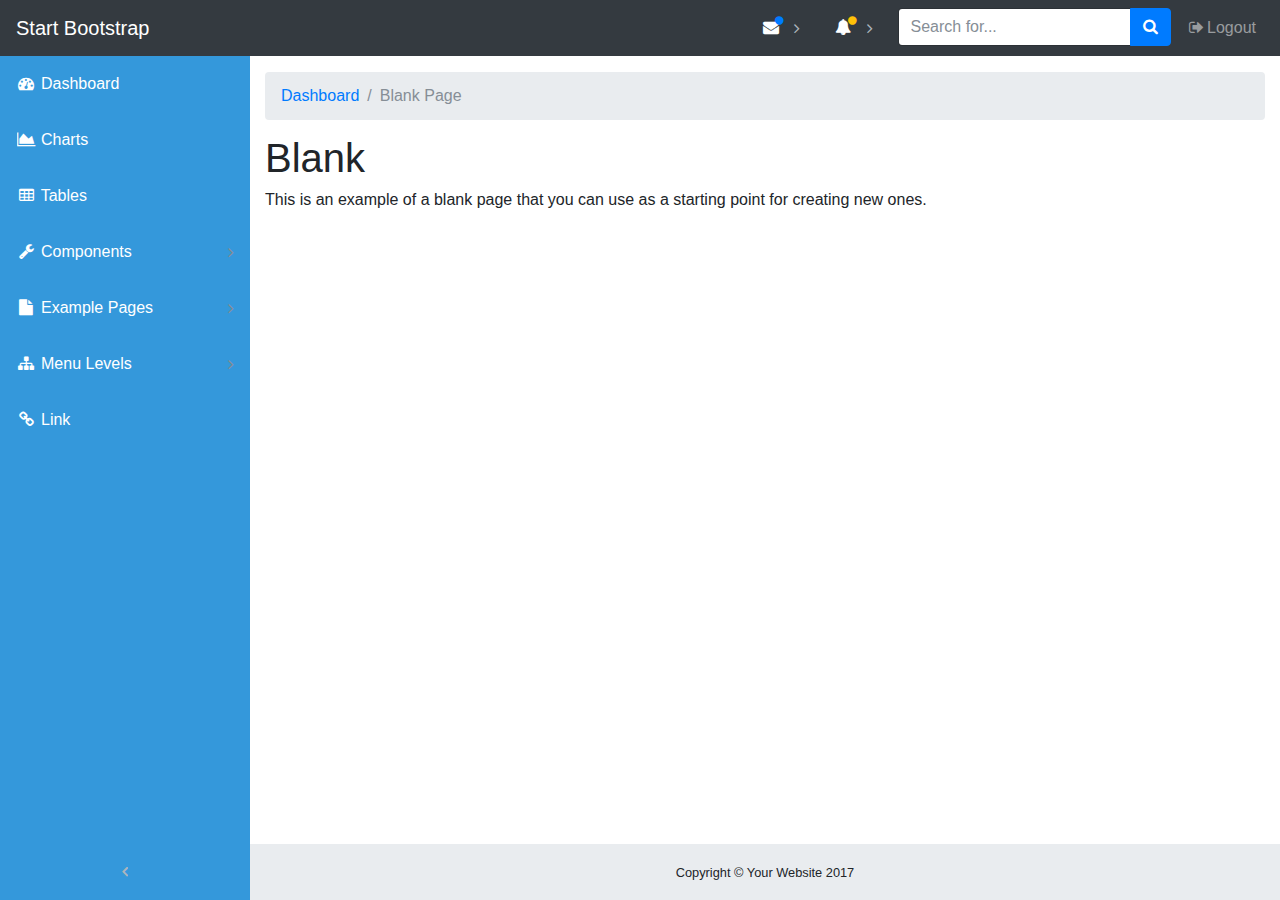
<file: docs/blank.html>
<!DOCTYPE html>
<html lang="en">

<head>
  <meta charset="utf-8">
  <meta http-equiv="X-UA-Compatible" content="IE=edge">
  <meta name="viewport" content="width=device-width, initial-scale=1, shrink-to-fit=no">
  <meta name="description" content="">
  <meta name="author" content="">
  <title>SB Admin - Start Bootstrap Template</title>
  <!-- Bootstrap core CSS-->
  <link href="vendor/bootstrap/css/bootstrap.min.css" rel="stylesheet">
  <!-- Custom fonts for this template-->
  <link href="vendor/font-awesome/css/font-awesome.min.css" rel="stylesheet" type="text/css">
  <!-- Custom styles for this template-->
  <link href="css/sb-admin.css" rel="stylesheet">
</head>

<body class="fixed-nav sticky-footer bg-dark" id="page-top">
  <!-- Navigation-->
  <nav class="navbar navbar-expand-lg navbar-dark bg-dark fixed-top" id="mainNav">
    <a class="navbar-brand" href="index.html">Start Bootstrap</a>
    <button class="navbar-toggler navbar-toggler-right" type="button" data-toggle="collapse" data-target="#navbarResponsive" aria-controls="navbarResponsive" aria-expanded="false" aria-label="Toggle navigation">
      <span class="navbar-toggler-icon"></span>
    </button>
    <div class="collapse navbar-collapse" id="navbarResponsive">
      <ul class="navbar-nav navbar-sidenav" id="exampleAccordion">
        <li class="nav-item" data-toggle="tooltip" data-placement="right" title="Dashboard">
          <a class="nav-link" href="index.html">
            <i class="fa fa-fw fa-dashboard"></i>
            <span class="nav-link-text">Dashboard</span>
          </a>
        </li>
        <li class="nav-item" data-toggle="tooltip" data-placement="right" title="Charts">
          <a class="nav-link" href="charts.html">
            <i class="fa fa-fw fa-area-chart"></i>
            <span class="nav-link-text">Charts</span>
          </a>
        </li>
        <li class="nav-item" data-toggle="tooltip" data-placement="right" title="Tables">
          <a class="nav-link" href="tables.html">
            <i class="fa fa-fw fa-table"></i>
            <span class="nav-link-text">Tables</span>
          </a>
        </li>
        <li class="nav-item" data-toggle="tooltip" data-placement="right" title="Components">
          <a class="nav-link nav-link-collapse collapsed" data-toggle="collapse" href="#collapseComponents" data-parent="#exampleAccordion">
            <i class="fa fa-fw fa-wrench"></i>
            <span class="nav-link-text">Components</span>
          </a>
          <ul class="sidenav-second-level collapse" id="collapseComponents">
            <li>
              <a href="navbar.html">Navbar</a>
            </li>
            <li>
              <a href="cards.html">Cards</a>
            </li>
          </ul>
        </li>
        <li class="nav-item" data-toggle="tooltip" data-placement="right" title="Example Pages">
          <a class="nav-link nav-link-collapse collapsed" data-toggle="collapse" href="#collapseExamplePages" data-parent="#exampleAccordion">
            <i class="fa fa-fw fa-file"></i>
            <span class="nav-link-text">Example Pages</span>
          </a>
          <ul class="sidenav-second-level collapse" id="collapseExamplePages">
            <li>
              <a href="login.html">Login Page</a>
            </li>
            <li>
              <a href="register.html">Registration Page</a>
            </li>
            <li>
              <a href="forgot-password.html">Forgot Password Page</a>
            </li>
            <li>
              <a href="blank.html">Blank Page</a>
            </li>
          </ul>
        </li>
        <li class="nav-item" data-toggle="tooltip" data-placement="right" title="Menu Levels">
          <a class="nav-link nav-link-collapse collapsed" data-toggle="collapse" href="#collapseMulti" data-parent="#exampleAccordion">
            <i class="fa fa-fw fa-sitemap"></i>
            <span class="nav-link-text">Menu Levels</span>
          </a>
          <ul class="sidenav-second-level collapse" id="collapseMulti">
            <li>
              <a href="#">Second Level Item</a>
            </li>
            <li>
              <a href="#">Second Level Item</a>
            </li>
            <li>
              <a href="#">Second Level Item</a>
            </li>
            <li>
              <a class="nav-link-collapse collapsed" data-toggle="collapse" href="#collapseMulti2">Third Level</a>
              <ul class="sidenav-third-level collapse" id="collapseMulti2">
                <li>
                  <a href="#">Third Level Item</a>
                </li>
                <li>
                  <a href="#">Third Level Item</a>
                </li>
                <li>
                  <a href="#">Third Level Item</a>
                </li>
              </ul>
            </li>
          </ul>
        </li>
        <li class="nav-item" data-toggle="tooltip" data-placement="right" title="Link">
          <a class="nav-link" href="#">
            <i class="fa fa-fw fa-link"></i>
            <span class="nav-link-text">Link</span>
          </a>
        </li>
      </ul>
      <ul class="navbar-nav sidenav-toggler">
        <li class="nav-item">
          <a class="nav-link text-center" id="sidenavToggler">
            <i class="fa fa-fw fa-angle-left"></i>
          </a>
        </li>
      </ul>
      <ul class="navbar-nav ml-auto">
        <li class="nav-item dropdown">
          <a class="nav-link dropdown-toggle mr-lg-2" id="messagesDropdown" href="#" data-toggle="dropdown" aria-haspopup="true" aria-expanded="false">
            <i class="fa fa-fw fa-envelope"></i>
            <span class="d-lg-none">Messages
              <span class="badge badge-pill badge-primary">12 New</span>
            </span>
            <span class="indicator text-primary d-none d-lg-block">
              <i class="fa fa-fw fa-circle"></i>
            </span>
          </a>
          <div class="dropdown-menu" aria-labelledby="messagesDropdown">
            <h6 class="dropdown-header">New Messages:</h6>
            <div class="dropdown-divider"></div>
            <a class="dropdown-item" href="#">
              <strong>David Miller</strong>
              <span class="small float-right text-muted">11:21 AM</span>
              <div class="dropdown-message small">Hey there! This new version of SB Admin is pretty awesome! These messages clip off when they reach the end of the box so they don't overflow over to the sides!</div>
            </a>
            <div class="dropdown-divider"></div>
            <a class="dropdown-item" href="#">
              <strong>Jane Smith</strong>
              <span class="small float-right text-muted">11:21 AM</span>
              <div class="dropdown-message small">I was wondering if you could meet for an appointment at 3:00 instead of 4:00. Thanks!</div>
            </a>
            <div class="dropdown-divider"></div>
            <a class="dropdown-item" href="#">
              <strong>John Doe</strong>
              <span class="small float-right text-muted">11:21 AM</span>
              <div class="dropdown-message small">I've sent the final files over to you for review. When you're able to sign off of them let me know and we can discuss distribution.</div>
            </a>
            <div class="dropdown-divider"></div>
            <a class="dropdown-item small" href="#">View all messages</a>
          </div>
        </li>
        <li class="nav-item dropdown">
          <a class="nav-link dropdown-toggle mr-lg-2" id="alertsDropdown" href="#" data-toggle="dropdown" aria-haspopup="true" aria-expanded="false">
            <i class="fa fa-fw fa-bell"></i>
            <span class="d-lg-none">Alerts
              <span class="badge badge-pill badge-warning">6 New</span>
            </span>
            <span class="indicator text-warning d-none d-lg-block">
              <i class="fa fa-fw fa-circle"></i>
            </span>
          </a>
          <div class="dropdown-menu" aria-labelledby="alertsDropdown">
            <h6 class="dropdown-header">New Alerts:</h6>
            <div class="dropdown-divider"></div>
            <a class="dropdown-item" href="#">
              <span class="text-success">
                <strong>
                  <i class="fa fa-long-arrow-up fa-fw"></i>Status Update</strong>
              </span>
              <span class="small float-right text-muted">11:21 AM</span>
              <div class="dropdown-message small">This is an automated server response message. All systems are online.</div>
            </a>
            <div class="dropdown-divider"></div>
            <a class="dropdown-item" href="#">
              <span class="text-danger">
                <strong>
                  <i class="fa fa-long-arrow-down fa-fw"></i>Status Update</strong>
              </span>
              <span class="small float-right text-muted">11:21 AM</span>
              <div class="dropdown-message small">This is an automated server response message. All systems are online.</div>
            </a>
            <div class="dropdown-divider"></div>
            <a class="dropdown-item" href="#">
              <span class="text-success">
                <strong>
                  <i class="fa fa-long-arrow-up fa-fw"></i>Status Update</strong>
              </span>
              <span class="small float-right text-muted">11:21 AM</span>
              <div class="dropdown-message small">This is an automated server response message. All systems are online.</div>
            </a>
            <div class="dropdown-divider"></div>
            <a class="dropdown-item small" href="#">View all alerts</a>
          </div>
        </li>
        <li class="nav-item">
          <form class="form-inline my-2 my-lg-0 mr-lg-2">
            <div class="input-group">
              <input class="form-control" type="text" placeholder="Search for...">
              <span class="input-group-btn">
                <button class="btn btn-primary" type="button">
                  <i class="fa fa-search"></i>
                </button>
              </span>
            </div>
          </form>
        </li>
        <li class="nav-item">
          <a class="nav-link" data-toggle="modal" data-target="#exampleModal">
            <i class="fa fa-fw fa-sign-out"></i>Logout</a>
        </li>
      </ul>
    </div>
  </nav>
  <div class="content-wrapper">
    <div class="container-fluid">
      <!-- Breadcrumbs-->
      <ol class="breadcrumb">
        <li class="breadcrumb-item">
          <a href="index.html">Dashboard</a>
        </li>
        <li class="breadcrumb-item active">Blank Page</li>
      </ol>
      <div class="row">
        <div class="col-12">
          <h1>Blank</h1>
          <p>This is an example of a blank page that you can use as a starting point for creating new ones.</p>
        </div>
      </div>
    </div>
    <!-- /.container-fluid-->
    <!-- /.content-wrapper-->
    <footer class="sticky-footer">
      <div class="container">
        <div class="text-center">
          <small>Copyright © Your Website 2017</small>
        </div>
      </div>
    </footer>
    <!-- Scroll to Top Button-->
    <a class="scroll-to-top rounded" href="#page-top">
      <i class="fa fa-angle-up"></i>
    </a>
    <!-- Logout Modal-->
    <div class="modal fade" id="exampleModal" tabindex="-1" role="dialog" aria-labelledby="exampleModalLabel" aria-hidden="true">
      <div class="modal-dialog" role="document">
        <div class="modal-content">
          <div class="modal-header">
            <h5 class="modal-title" id="exampleModalLabel">Ready to Leave?</h5>
            <button class="close" type="button" data-dismiss="modal" aria-label="Close">
              <span aria-hidden="true">×</span>
            </button>
          </div>
          <div class="modal-body">Select "Logout" below if you are ready to end your current session.</div>
          <div class="modal-footer">
            <button class="btn btn-secondary" type="button" data-dismiss="modal">Cancel</button>
            <a class="btn btn-primary" href="login.html">Logout</a>
          </div>
        </div>
      </div>
    </div>
    <!-- Bootstrap core JavaScript-->
    <script src="vendor/jquery/jquery.min.js"></script>
    <script src="vendor/popper/popper.min.js"></script>
    <script src="vendor/bootstrap/js/bootstrap.min.js"></script>
    <!-- Core plugin JavaScript-->
    <script src="vendor/jquery-easing/jquery.easing.min.js"></script>
    <!-- Custom scripts for all pages-->
    <script src="js/sb-admin.min.js"></script>
  </div>
</body>

</html>
</file>
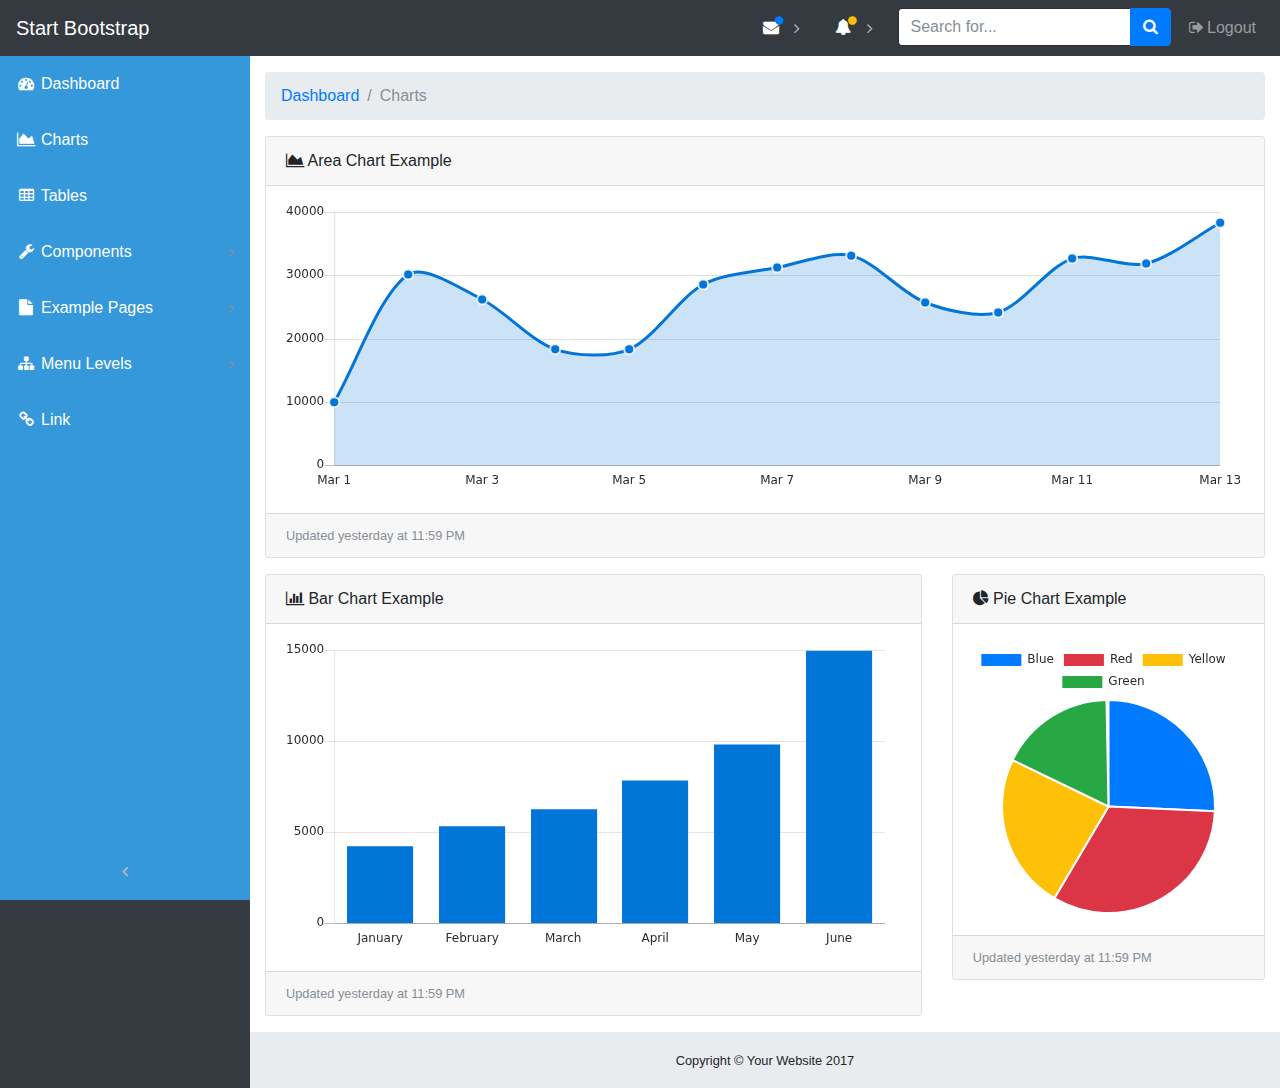
<file: docs/charts.html>
<!DOCTYPE html>
<html lang="en">

<head>
  <meta charset="utf-8">
  <meta http-equiv="X-UA-Compatible" content="IE=edge">
  <meta name="viewport" content="width=device-width, initial-scale=1, shrink-to-fit=no">
  <meta name="description" content="">
  <meta name="author" content="">
  <title>SB Admin - Start Bootstrap Template</title>
  <!-- Bootstrap core CSS-->
  <link href="vendor/bootstrap/css/bootstrap.min.css" rel="stylesheet">
  <!-- Custom fonts for this template-->
  <link href="vendor/font-awesome/css/font-awesome.min.css" rel="stylesheet" type="text/css">
  <!-- Custom styles for this template-->
  <link href="css/sb-admin.css" rel="stylesheet">
</head>

<body class="fixed-nav sticky-footer bg-dark" id="page-top">
  <!-- Navigation-->
  <nav class="navbar navbar-expand-lg navbar-dark bg-dark fixed-top" id="mainNav">
    <a class="navbar-brand" href="index.html">Start Bootstrap</a>
    <button class="navbar-toggler navbar-toggler-right" type="button" data-toggle="collapse" data-target="#navbarResponsive" aria-controls="navbarResponsive" aria-expanded="false" aria-label="Toggle navigation">
      <span class="navbar-toggler-icon"></span>
    </button>
    <div class="collapse navbar-collapse" id="navbarResponsive">
      <ul class="navbar-nav navbar-sidenav" id="exampleAccordion">
        <li class="nav-item" data-toggle="tooltip" data-placement="right" title="Dashboard">
          <a class="nav-link" href="index.html">
            <i class="fa fa-fw fa-dashboard"></i>
            <span class="nav-link-text">Dashboard</span>
          </a>
        </li>
        <li class="nav-item" data-toggle="tooltip" data-placement="right" title="Charts">
          <a class="nav-link" href="charts.html">
            <i class="fa fa-fw fa-area-chart"></i>
            <span class="nav-link-text">Charts</span>
          </a>
        </li>
        <li class="nav-item" data-toggle="tooltip" data-placement="right" title="Tables">
          <a class="nav-link" href="tables.html">
            <i class="fa fa-fw fa-table"></i>
            <span class="nav-link-text">Tables</span>
          </a>
        </li>
        <li class="nav-item" data-toggle="tooltip" data-placement="right" title="Components">
          <a class="nav-link nav-link-collapse collapsed" data-toggle="collapse" href="#collapseComponents" data-parent="#exampleAccordion">
            <i class="fa fa-fw fa-wrench"></i>
            <span class="nav-link-text">Components</span>
          </a>
          <ul class="sidenav-second-level collapse" id="collapseComponents">
            <li>
              <a href="navbar.html">Navbar</a>
            </li>
            <li>
              <a href="cards.html">Cards</a>
            </li>
          </ul>
        </li>
        <li class="nav-item" data-toggle="tooltip" data-placement="right" title="Example Pages">
          <a class="nav-link nav-link-collapse collapsed" data-toggle="collapse" href="#collapseExamplePages" data-parent="#exampleAccordion">
            <i class="fa fa-fw fa-file"></i>
            <span class="nav-link-text">Example Pages</span>
          </a>
          <ul class="sidenav-second-level collapse" id="collapseExamplePages">
            <li>
              <a href="login.html">Login Page</a>
            </li>
            <li>
              <a href="register.html">Registration Page</a>
            </li>
            <li>
              <a href="forgot-password.html">Forgot Password Page</a>
            </li>
            <li>
              <a href="blank.html">Blank Page</a>
            </li>
          </ul>
        </li>
        <li class="nav-item" data-toggle="tooltip" data-placement="right" title="Menu Levels">
          <a class="nav-link nav-link-collapse collapsed" data-toggle="collapse" href="#collapseMulti" data-parent="#exampleAccordion">
            <i class="fa fa-fw fa-sitemap"></i>
            <span class="nav-link-text">Menu Levels</span>
          </a>
          <ul class="sidenav-second-level collapse" id="collapseMulti">
            <li>
              <a href="#">Second Level Item</a>
            </li>
            <li>
              <a href="#">Second Level Item</a>
            </li>
            <li>
              <a href="#">Second Level Item</a>
            </li>
            <li>
              <a class="nav-link-collapse collapsed" data-toggle="collapse" href="#collapseMulti2">Third Level</a>
              <ul class="sidenav-third-level collapse" id="collapseMulti2">
                <li>
                  <a href="#">Third Level Item</a>
                </li>
                <li>
                  <a href="#">Third Level Item</a>
                </li>
                <li>
                  <a href="#">Third Level Item</a>
                </li>
              </ul>
            </li>
          </ul>
        </li>
        <li class="nav-item" data-toggle="tooltip" data-placement="right" title="Link">
          <a class="nav-link" href="#">
            <i class="fa fa-fw fa-link"></i>
            <span class="nav-link-text">Link</span>
          </a>
        </li>
      </ul>
      <ul class="navbar-nav sidenav-toggler">
        <li class="nav-item">
          <a class="nav-link text-center" id="sidenavToggler">
            <i class="fa fa-fw fa-angle-left"></i>
          </a>
        </li>
      </ul>
      <ul class="navbar-nav ml-auto">
        <li class="nav-item dropdown">
          <a class="nav-link dropdown-toggle mr-lg-2" id="messagesDropdown" href="#" data-toggle="dropdown" aria-haspopup="true" aria-expanded="false">
            <i class="fa fa-fw fa-envelope"></i>
            <span class="d-lg-none">Messages
              <span class="badge badge-pill badge-primary">12 New</span>
            </span>
            <span class="indicator text-primary d-none d-lg-block">
              <i class="fa fa-fw fa-circle"></i>
            </span>
          </a>
          <div class="dropdown-menu" aria-labelledby="messagesDropdown">
            <h6 class="dropdown-header">New Messages:</h6>
            <div class="dropdown-divider"></div>
            <a class="dropdown-item" href="#">
              <strong>David Miller</strong>
              <span class="small float-right text-muted">11:21 AM</span>
              <div class="dropdown-message small">Hey there! This new version of SB Admin is pretty awesome! These messages clip off when they reach the end of the box so they don't overflow over to the sides!</div>
            </a>
            <div class="dropdown-divider"></div>
            <a class="dropdown-item" href="#">
              <strong>Jane Smith</strong>
              <span class="small float-right text-muted">11:21 AM</span>
              <div class="dropdown-message small">I was wondering if you could meet for an appointment at 3:00 instead of 4:00. Thanks!</div>
            </a>
            <div class="dropdown-divider"></div>
            <a class="dropdown-item" href="#">
              <strong>John Doe</strong>
              <span class="small float-right text-muted">11:21 AM</span>
              <div class="dropdown-message small">I've sent the final files over to you for review. When you're able to sign off of them let me know and we can discuss distribution.</div>
            </a>
            <div class="dropdown-divider"></div>
            <a class="dropdown-item small" href="#">View all messages</a>
          </div>
        </li>
        <li class="nav-item dropdown">
          <a class="nav-link dropdown-toggle mr-lg-2" id="alertsDropdown" href="#" data-toggle="dropdown" aria-haspopup="true" aria-expanded="false">
            <i class="fa fa-fw fa-bell"></i>
            <span class="d-lg-none">Alerts
              <span class="badge badge-pill badge-warning">6 New</span>
            </span>
            <span class="indicator text-warning d-none d-lg-block">
              <i class="fa fa-fw fa-circle"></i>
            </span>
          </a>
          <div class="dropdown-menu" aria-labelledby="alertsDropdown">
            <h6 class="dropdown-header">New Alerts:</h6>
            <div class="dropdown-divider"></div>
            <a class="dropdown-item" href="#">
              <span class="text-success">
                <strong>
                  <i class="fa fa-long-arrow-up fa-fw"></i>Status Update</strong>
              </span>
              <span class="small float-right text-muted">11:21 AM</span>
              <div class="dropdown-message small">This is an automated server response message. All systems are online.</div>
            </a>
            <div class="dropdown-divider"></div>
            <a class="dropdown-item" href="#">
              <span class="text-danger">
                <strong>
                  <i class="fa fa-long-arrow-down fa-fw"></i>Status Update</strong>
              </span>
              <span class="small float-right text-muted">11:21 AM</span>
              <div class="dropdown-message small">This is an automated server response message. All systems are online.</div>
            </a>
            <div class="dropdown-divider"></div>
            <a class="dropdown-item" href="#">
              <span class="text-success">
                <strong>
                  <i class="fa fa-long-arrow-up fa-fw"></i>Status Update</strong>
              </span>
              <span class="small float-right text-muted">11:21 AM</span>
              <div class="dropdown-message small">This is an automated server response message. All systems are online.</div>
            </a>
            <div class="dropdown-divider"></div>
            <a class="dropdown-item small" href="#">View all alerts</a>
          </div>
        </li>
        <li class="nav-item">
          <form class="form-inline my-2 my-lg-0 mr-lg-2">
            <div class="input-group">
              <input class="form-control" type="text" placeholder="Search for...">
              <span class="input-group-btn">
                <button class="btn btn-primary" type="button">
                  <i class="fa fa-search"></i>
                </button>
              </span>
            </div>
          </form>
        </li>
        <li class="nav-item">
          <a class="nav-link" data-toggle="modal" data-target="#exampleModal">
            <i class="fa fa-fw fa-sign-out"></i>Logout</a>
        </li>
      </ul>
    </div>
  </nav>
  <div class="content-wrapper">
    <div class="container-fluid">
      <!-- Breadcrumbs-->
      <ol class="breadcrumb">
        <li class="breadcrumb-item">
          <a href="#">Dashboard</a>
        </li>
        <li class="breadcrumb-item active">Charts</li>
      </ol>
      <!-- Area Chart Example-->
      <div class="card mb-3">
        <div class="card-header">
          <i class="fa fa-area-chart"></i> Area Chart Example</div>
        <div class="card-body">
          <canvas id="myAreaChart" width="100%" height="30"></canvas>
        </div>
        <div class="card-footer small text-muted">Updated yesterday at 11:59 PM</div>
      </div>
      <div class="row">
        <div class="col-lg-8">
          <!-- Example Bar Chart Card-->
          <div class="card mb-3">
            <div class="card-header">
              <i class="fa fa-bar-chart"></i> Bar Chart Example</div>
            <div class="card-body">
              <canvas id="myBarChart" width="100" height="50"></canvas>
            </div>
            <div class="card-footer small text-muted">Updated yesterday at 11:59 PM</div>
          </div>
        </div>
        <div class="col-lg-4">
          <!-- Example Pie Chart Card-->
          <div class="card mb-3">
            <div class="card-header">
              <i class="fa fa-pie-chart"></i> Pie Chart Example</div>
            <div class="card-body">
              <canvas id="myPieChart" width="100%" height="100"></canvas>
            </div>
            <div class="card-footer small text-muted">Updated yesterday at 11:59 PM</div>
          </div>
        </div>
      </div>
    </div>
    <!-- /.container-fluid-->
    <!-- /.content-wrapper-->
    <footer class="sticky-footer">
      <div class="container">
        <div class="text-center">
          <small>Copyright © Your Website 2017</small>
        </div>
      </div>
    </footer>
    <!-- Scroll to Top Button-->
    <a class="scroll-to-top rounded" href="#page-top">
      <i class="fa fa-angle-up"></i>
    </a>
    <!-- Logout Modal-->
    <div class="modal fade" id="exampleModal" tabindex="-1" role="dialog" aria-labelledby="exampleModalLabel" aria-hidden="true">
      <div class="modal-dialog" role="document">
        <div class="modal-content">
          <div class="modal-header">
            <h5 class="modal-title" id="exampleModalLabel">Ready to Leave?</h5>
            <button class="close" type="button" data-dismiss="modal" aria-label="Close">
              <span aria-hidden="true">×</span>
            </button>
          </div>
          <div class="modal-body">Select "Logout" below if you are ready to end your current session.</div>
          <div class="modal-footer">
            <button class="btn btn-secondary" type="button" data-dismiss="modal">Cancel</button>
            <a class="btn btn-primary" href="login.html">Logout</a>
          </div>
        </div>
      </div>
    </div>
    <!-- Bootstrap core JavaScript-->
    <script src="vendor/jquery/jquery.min.js"></script>
    <script src="vendor/popper/popper.min.js"></script>
    <script src="vendor/bootstrap/js/bootstrap.min.js"></script>
    <!-- Core plugin JavaScript-->
    <script src="vendor/jquery-easing/jquery.easing.min.js"></script>
    <!-- Page level plugin JavaScript-->
    <script src="vendor/chart.js/Chart.min.js"></script>
    <!-- Custom scripts for all pages-->
    <script src="js/sb-admin.min.js"></script>
    <!-- Custom scripts for this page-->
    <script src="js/sb-admin-charts.min.js"></script>
  </div>
</body>

</html>
</file>
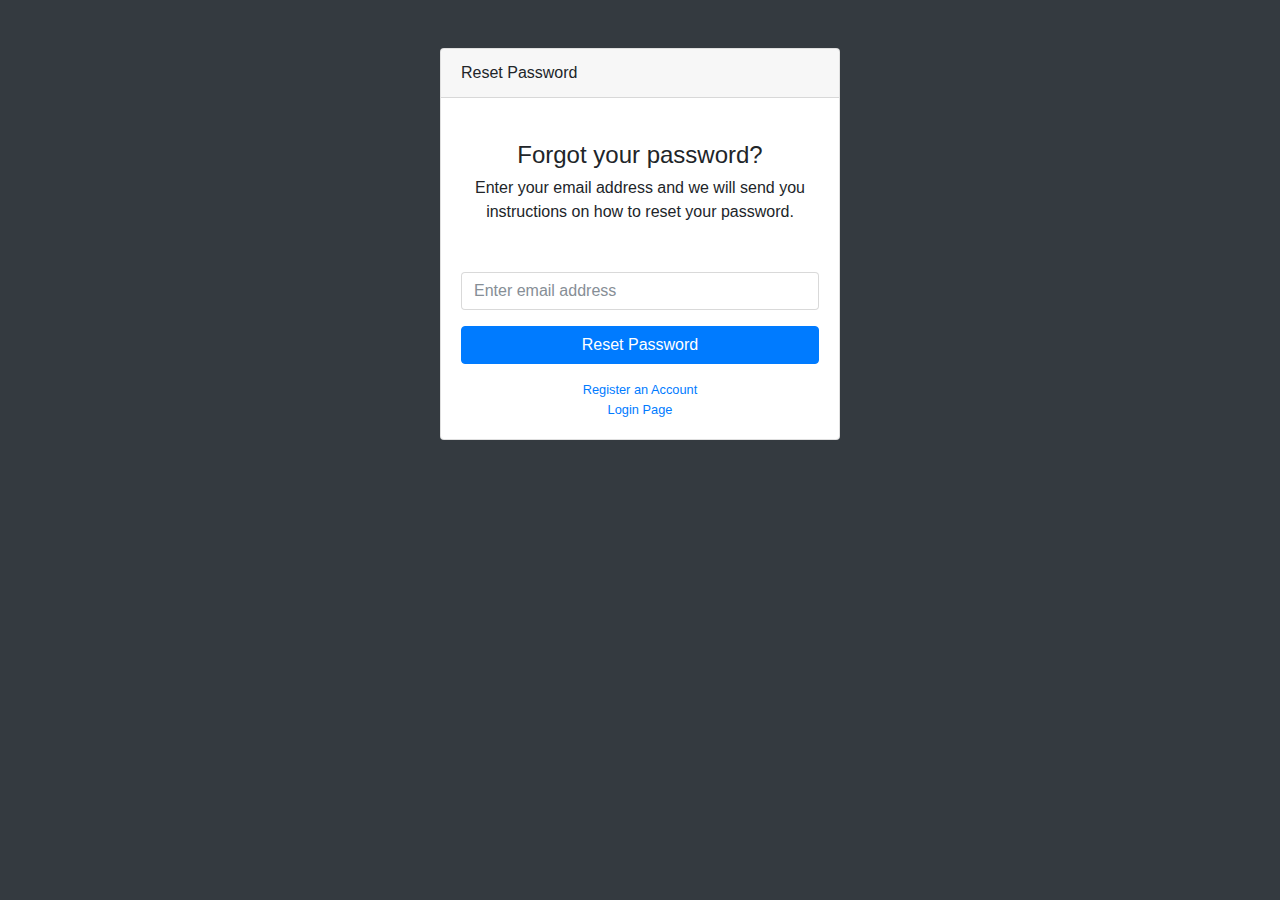
<file: docs/forgot-password.html>
<!DOCTYPE html>
<html lang="en">

<head>
  <meta charset="utf-8">
  <meta http-equiv="X-UA-Compatible" content="IE=edge">
  <meta name="viewport" content="width=device-width, initial-scale=1, shrink-to-fit=no">
  <meta name="description" content="">
  <meta name="author" content="">
  <title>SB Admin - Start Bootstrap Template</title>
  <!-- Bootstrap core CSS-->
  <link href="vendor/bootstrap/css/bootstrap.min.css" rel="stylesheet">
  <!-- Custom fonts for this template-->
  <link href="vendor/font-awesome/css/font-awesome.min.css" rel="stylesheet" type="text/css">
  <!-- Custom styles for this template-->
  <link href="css/sb-admin.css" rel="stylesheet">
</head>

<body class="bg-dark">
  <div class="container">
    <div class="card card-login mx-auto mt-5">
      <div class="card-header">Reset Password</div>
      <div class="card-body">
        <div class="text-center mt-4 mb-5">
          <h4>Forgot your password?</h4>
          <p>Enter your email address and we will send you instructions on how to reset your password.</p>
        </div>
        <form>
          <div class="form-group">
            <input class="form-control" id="exampleInputEmail1" type="email" aria-describedby="emailHelp" placeholder="Enter email address">
          </div>
          <a class="btn btn-primary btn-block" href="login.html">Reset Password</a>
        </form>
        <div class="text-center">
          <a class="d-block small mt-3" href="register.html">Register an Account</a>
          <a class="d-block small" href="login.html">Login Page</a>
        </div>
      </div>
    </div>
  </div>
  <!-- Bootstrap core JavaScript-->
  <script src="vendor/jquery/jquery.min.js"></script>
  <script src="vendor/popper/popper.min.js"></script>
  <script src="vendor/bootstrap/js/bootstrap.min.js"></script>
  <!-- Core plugin JavaScript-->
  <script src="vendor/jquery-easing/jquery.easing.min.js"></script>
</body>

</html>
</file>
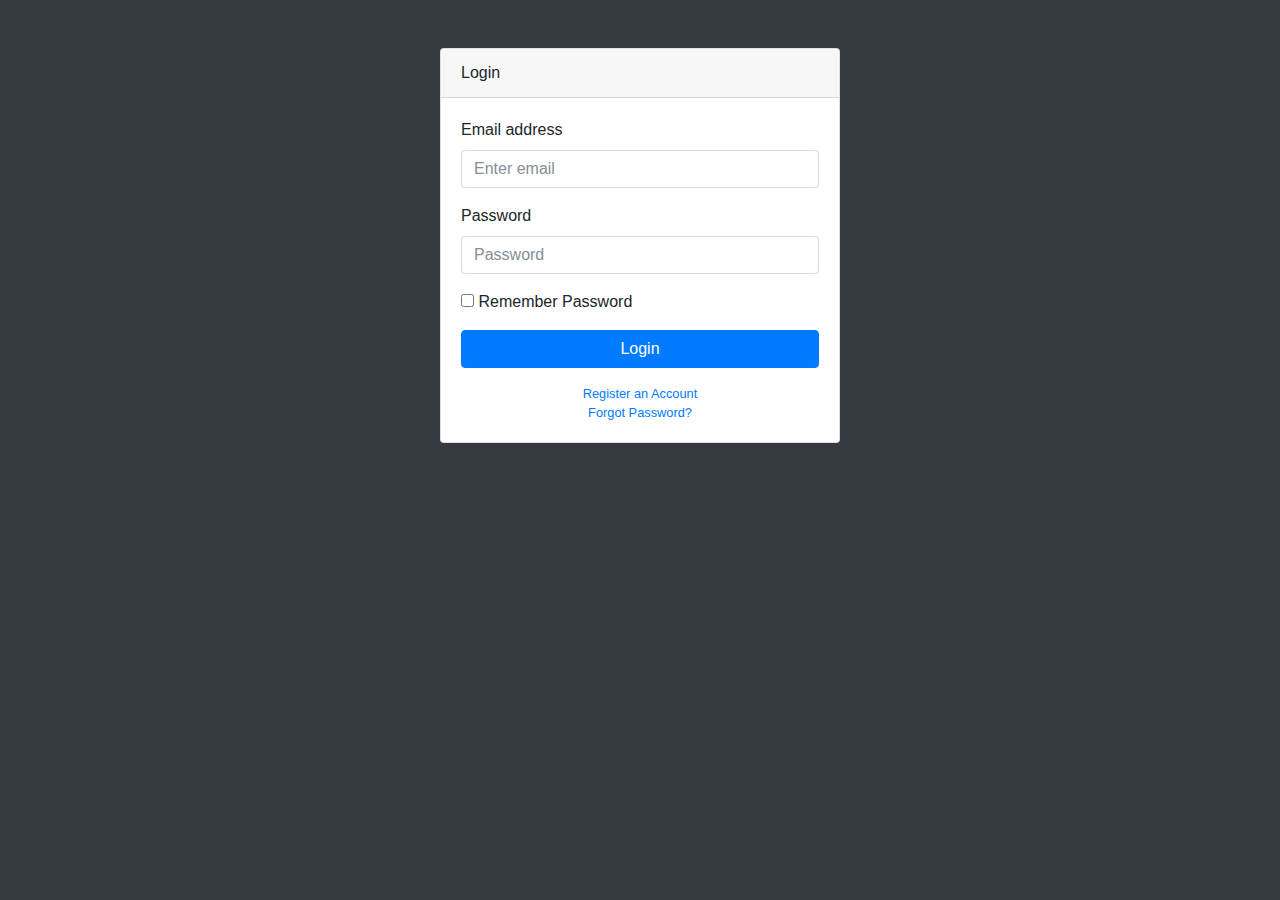
<file: docs/login.html>
<!DOCTYPE html>
<html lang="en">

<head>
  <meta charset="utf-8">
  <meta http-equiv="X-UA-Compatible" content="IE=edge">
  <meta name="viewport" content="width=device-width, initial-scale=1, shrink-to-fit=no">
  <meta name="description" content="">
  <meta name="author" content="">
  <title>SB Admin - Start Bootstrap Template</title>
  <!-- Bootstrap core CSS-->
  <link href="vendor/bootstrap/css/bootstrap.min.css" rel="stylesheet">
  <!-- Custom fonts for this template-->
  <link href="vendor/font-awesome/css/font-awesome.min.css" rel="stylesheet" type="text/css">
  <!-- Custom styles for this template-->
  <link href="css/sb-admin.css" rel="stylesheet">
</head>

<body class="bg-dark">
  <div class="container">
    <div class="card card-login mx-auto mt-5">
      <div class="card-header">Login</div>
      <div class="card-body">
        <form>
          <div class="form-group">
            <label for="exampleInputEmail1">Email address</label>
            <input class="form-control" id="exampleInputEmail1" type="email" aria-describedby="emailHelp" placeholder="Enter email">
          </div>
          <div class="form-group">
            <label for="exampleInputPassword1">Password</label>
            <input class="form-control" id="exampleInputPassword1" type="password" placeholder="Password">
          </div>
          <div class="form-group">
            <div class="form-check">
              <label class="form-check-label">
                <input class="form-check-input" type="checkbox"> Remember Password</label>
            </div>
          </div>
          <a class="btn btn-primary btn-block" href="index.html">Login</a>
        </form>
        <div class="text-center">
          <a class="d-block small mt-3" href="register.html">Register an Account</a>
          <a class="d-block small" href="forgot-password.html">Forgot Password?</a>
        </div>
      </div>
    </div>
  </div>
  <!-- Bootstrap core JavaScript-->
  <script src="vendor/jquery/jquery.min.js"></script>
  <script src="vendor/popper/popper.min.js"></script>
  <script src="vendor/bootstrap/js/bootstrap.min.js"></script>
  <!-- Core plugin JavaScript-->
  <script src="vendor/jquery-easing/jquery.easing.min.js"></script>
</body>

</html>
</file>
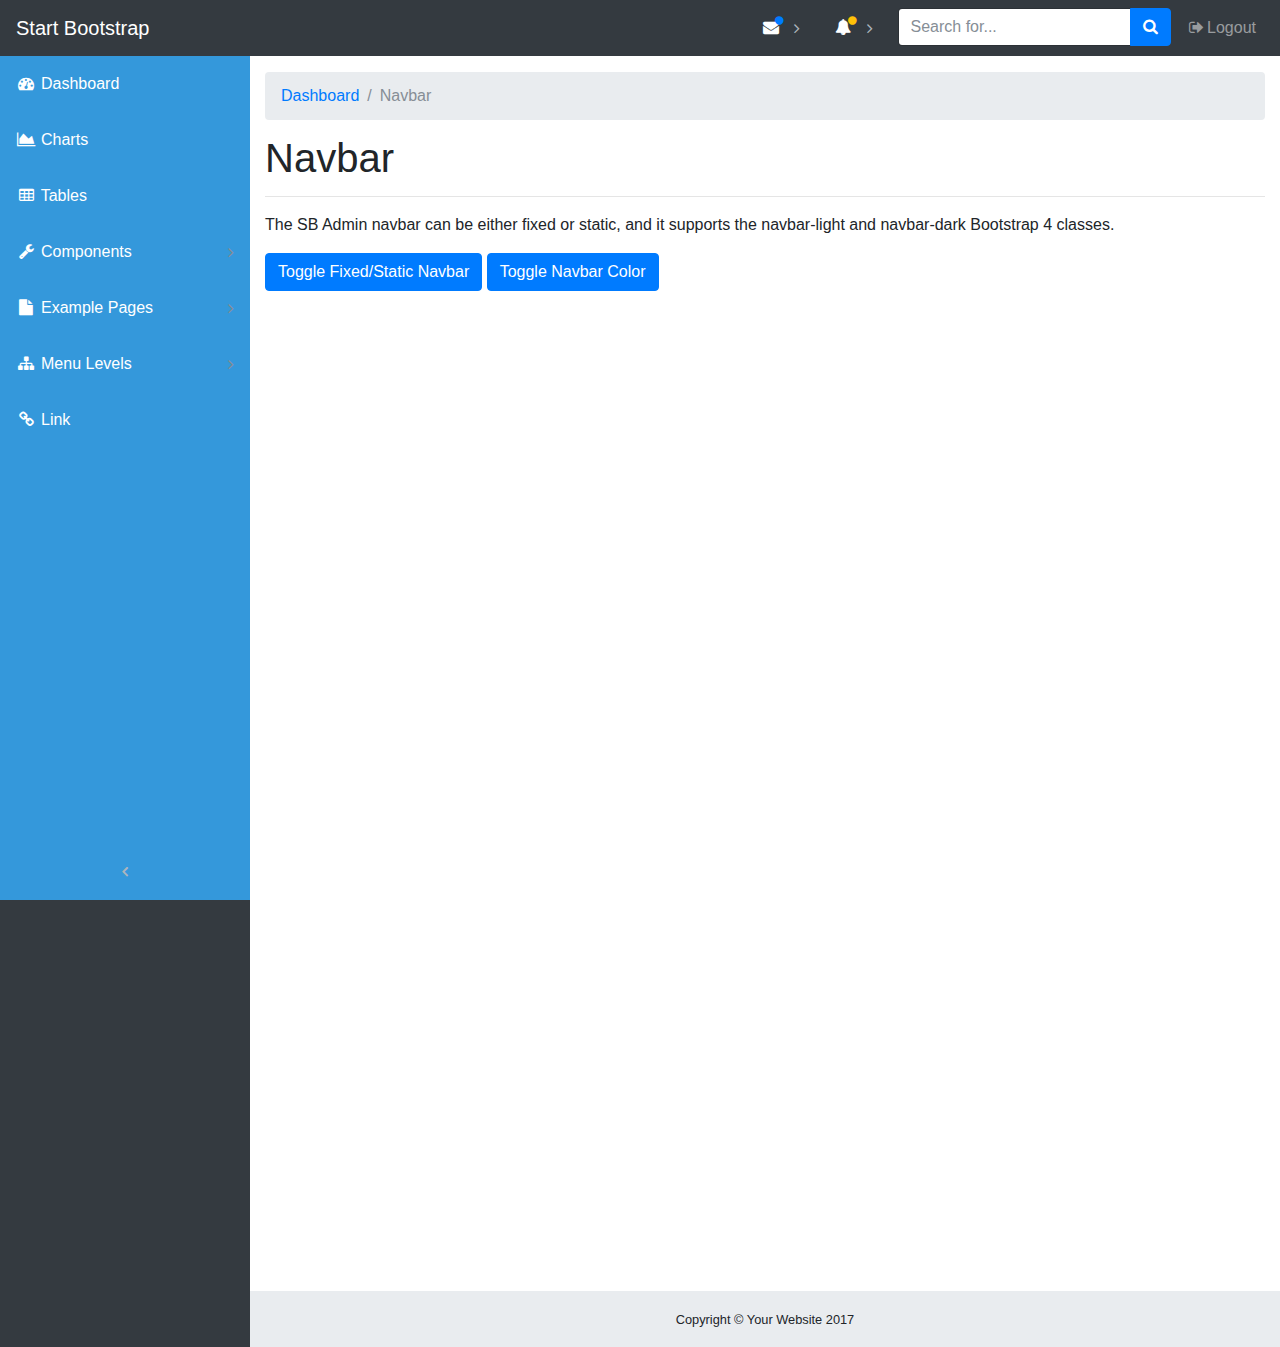
<file: docs/navbar.html>
<!DOCTYPE html>
<html lang="en">

<head>
  <meta charset="utf-8">
  <meta http-equiv="X-UA-Compatible" content="IE=edge">
  <meta name="viewport" content="width=device-width, initial-scale=1, shrink-to-fit=no">
  <meta name="description" content="">
  <meta name="author" content="">
  <title>SB Admin - Start Bootstrap Template</title>
  <!-- Bootstrap core CSS-->
  <link href="vendor/bootstrap/css/bootstrap.min.css" rel="stylesheet">
  <!-- Custom fonts for this template-->
  <link href="vendor/font-awesome/css/font-awesome.min.css" rel="stylesheet" type="text/css">
  <!-- Custom styles for this template-->
  <link href="css/sb-admin.css" rel="stylesheet">
</head>

<body class="fixed-nav sticky-footer bg-dark" id="page-top">
  <!-- Navigation-->
  <nav class="navbar navbar-expand-lg navbar-dark bg-dark fixed-top" id="mainNav">
    <a class="navbar-brand" href="index.html">Start Bootstrap</a>
    <button class="navbar-toggler navbar-toggler-right" type="button" data-toggle="collapse" data-target="#navbarResponsive" aria-controls="navbarResponsive" aria-expanded="false" aria-label="Toggle navigation">
      <span class="navbar-toggler-icon"></span>
    </button>
    <div class="collapse navbar-collapse" id="navbarResponsive">
      <ul class="navbar-nav navbar-sidenav" id="exampleAccordion">
        <li class="nav-item" data-toggle="tooltip" data-placement="right" title="Dashboard">
          <a class="nav-link" href="index.html">
            <i class="fa fa-fw fa-dashboard"></i>
            <span class="nav-link-text">Dashboard</span>
          </a>
        </li>
        <li class="nav-item" data-toggle="tooltip" data-placement="right" title="Charts">
          <a class="nav-link" href="charts.html">
            <i class="fa fa-fw fa-area-chart"></i>
            <span class="nav-link-text">Charts</span>
          </a>
        </li>
        <li class="nav-item" data-toggle="tooltip" data-placement="right" title="Tables">
          <a class="nav-link" href="tables.html">
            <i class="fa fa-fw fa-table"></i>
            <span class="nav-link-text">Tables</span>
          </a>
        </li>
        <li class="nav-item" data-toggle="tooltip" data-placement="right" title="Components">
          <a class="nav-link nav-link-collapse collapsed" data-toggle="collapse" href="#collapseComponents" data-parent="#exampleAccordion">
            <i class="fa fa-fw fa-wrench"></i>
            <span class="nav-link-text">Components</span>
          </a>
          <ul class="sidenav-second-level collapse" id="collapseComponents">
            <li>
              <a href="navbar.html">Navbar</a>
            </li>
            <li>
              <a href="cards.html">Cards</a>
            </li>
          </ul>
        </li>
        <li class="nav-item" data-toggle="tooltip" data-placement="right" title="Example Pages">
          <a class="nav-link nav-link-collapse collapsed" data-toggle="collapse" href="#collapseExamplePages" data-parent="#exampleAccordion">
            <i class="fa fa-fw fa-file"></i>
            <span class="nav-link-text">Example Pages</span>
          </a>
          <ul class="sidenav-second-level collapse" id="collapseExamplePages">
            <li>
              <a href="login.html">Login Page</a>
            </li>
            <li>
              <a href="register.html">Registration Page</a>
            </li>
            <li>
              <a href="forgot-password.html">Forgot Password Page</a>
            </li>
            <li>
              <a href="blank.html">Blank Page</a>
            </li>
          </ul>
        </li>
        <li class="nav-item" data-toggle="tooltip" data-placement="right" title="Menu Levels">
          <a class="nav-link nav-link-collapse collapsed" data-toggle="collapse" href="#collapseMulti" data-parent="#exampleAccordion">
            <i class="fa fa-fw fa-sitemap"></i>
            <span class="nav-link-text">Menu Levels</span>
          </a>
          <ul class="sidenav-second-level collapse" id="collapseMulti">
            <li>
              <a href="#">Second Level Item</a>
            </li>
            <li>
              <a href="#">Second Level Item</a>
            </li>
            <li>
              <a href="#">Second Level Item</a>
            </li>
            <li>
              <a class="nav-link-collapse collapsed" data-toggle="collapse" href="#collapseMulti2">Third Level</a>
              <ul class="sidenav-third-level collapse" id="collapseMulti2">
                <li>
                  <a href="#">Third Level Item</a>
                </li>
                <li>
                  <a href="#">Third Level Item</a>
                </li>
                <li>
                  <a href="#">Third Level Item</a>
                </li>
              </ul>
            </li>
          </ul>
        </li>
        <li class="nav-item" data-toggle="tooltip" data-placement="right" title="Link">
          <a class="nav-link" href="#">
            <i class="fa fa-fw fa-link"></i>
            <span class="nav-link-text">Link</span>
          </a>
        </li>
      </ul>
      <ul class="navbar-nav sidenav-toggler">
        <li class="nav-item">
          <a class="nav-link text-center" id="sidenavToggler">
            <i class="fa fa-fw fa-angle-left"></i>
          </a>
        </li>
      </ul>
      <ul class="navbar-nav ml-auto">
        <li class="nav-item dropdown">
          <a class="nav-link dropdown-toggle mr-lg-2" id="messagesDropdown" href="#" data-toggle="dropdown" aria-haspopup="true" aria-expanded="false">
            <i class="fa fa-fw fa-envelope"></i>
            <span class="d-lg-none">Messages
              <span class="badge badge-pill badge-primary">12 New</span>
            </span>
            <span class="indicator text-primary d-none d-lg-block">
              <i class="fa fa-fw fa-circle"></i>
            </span>
          </a>
          <div class="dropdown-menu" aria-labelledby="messagesDropdown">
            <h6 class="dropdown-header">New Messages:</h6>
            <div class="dropdown-divider"></div>
            <a class="dropdown-item" href="#">
              <strong>David Miller</strong>
              <span class="small float-right text-muted">11:21 AM</span>
              <div class="dropdown-message small">Hey there! This new version of SB Admin is pretty awesome! These messages clip off when they reach the end of the box so they don't overflow over to the sides!</div>
            </a>
            <div class="dropdown-divider"></div>
            <a class="dropdown-item" href="#">
              <strong>Jane Smith</strong>
              <span class="small float-right text-muted">11:21 AM</span>
              <div class="dropdown-message small">I was wondering if you could meet for an appointment at 3:00 instead of 4:00. Thanks!</div>
            </a>
            <div class="dropdown-divider"></div>
            <a class="dropdown-item" href="#">
              <strong>John Doe</strong>
              <span class="small float-right text-muted">11:21 AM</span>
              <div class="dropdown-message small">I've sent the final files over to you for review. When you're able to sign off of them let me know and we can discuss distribution.</div>
            </a>
            <div class="dropdown-divider"></div>
            <a class="dropdown-item small" href="#">View all messages</a>
          </div>
        </li>
        <li class="nav-item dropdown">
          <a class="nav-link dropdown-toggle mr-lg-2" id="alertsDropdown" href="#" data-toggle="dropdown" aria-haspopup="true" aria-expanded="false">
            <i class="fa fa-fw fa-bell"></i>
            <span class="d-lg-none">Alerts
              <span class="badge badge-pill badge-warning">6 New</span>
            </span>
            <span class="indicator text-warning d-none d-lg-block">
              <i class="fa fa-fw fa-circle"></i>
            </span>
          </a>
          <div class="dropdown-menu" aria-labelledby="alertsDropdown">
            <h6 class="dropdown-header">New Alerts:</h6>
            <div class="dropdown-divider"></div>
            <a class="dropdown-item" href="#">
              <span class="text-success">
                <strong>
                  <i class="fa fa-long-arrow-up fa-fw"></i>Status Update</strong>
              </span>
              <span class="small float-right text-muted">11:21 AM</span>
              <div class="dropdown-message small">This is an automated server response message. All systems are online.</div>
            </a>
            <div class="dropdown-divider"></div>
            <a class="dropdown-item" href="#">
              <span class="text-danger">
                <strong>
                  <i class="fa fa-long-arrow-down fa-fw"></i>Status Update</strong>
              </span>
              <span class="small float-right text-muted">11:21 AM</span>
              <div class="dropdown-message small">This is an automated server response message. All systems are online.</div>
            </a>
            <div class="dropdown-divider"></div>
            <a class="dropdown-item" href="#">
              <span class="text-success">
                <strong>
                  <i class="fa fa-long-arrow-up fa-fw"></i>Status Update</strong>
              </span>
              <span class="small float-right text-muted">11:21 AM</span>
              <div class="dropdown-message small">This is an automated server response message. All systems are online.</div>
            </a>
            <div class="dropdown-divider"></div>
            <a class="dropdown-item small" href="#">View all alerts</a>
          </div>
        </li>
        <li class="nav-item">
          <form class="form-inline my-2 my-lg-0 mr-lg-2">
            <div class="input-group">
              <input class="form-control" type="text" placeholder="Search for...">
              <span class="input-group-btn">
                <button class="btn btn-primary" type="button">
                  <i class="fa fa-search"></i>
                </button>
              </span>
            </div>
          </form>
        </li>
        <li class="nav-item">
          <a class="nav-link" data-toggle="modal" data-target="#exampleModal">
            <i class="fa fa-fw fa-sign-out"></i>Logout</a>
        </li>
      </ul>
    </div>
  </nav>
  <div class="content-wrapper">
    <div class="container-fluid">
      <!-- Breadcrumbs-->
      <ol class="breadcrumb">
        <li class="breadcrumb-item">
          <a href="#">Dashboard</a>
        </li>
        <li class="breadcrumb-item active">Navbar</li>
      </ol>
      <h1>Navbar</h1>
      <hr>
      <p>The SB Admin navbar can be either fixed or static, and it supports the navbar-light and navbar-dark Bootstrap 4 classes.</p>
      <a class="btn btn-primary" href="#" id="toggleNavPosition">Toggle Fixed/Static Navbar</a>
      <a class="btn btn-primary" href="#" id="toggleNavColor">Toggle Navbar Color</a>
      <!-- Blank div to give the page height to preview the fixed vs. static navbar-->
      <div style="height: 1000px;"></div>
    </div>
    <!-- /.container-fluid-->
    <!-- /.content-wrapper-->
    <footer class="sticky-footer">
      <div class="container">
        <div class="text-center">
          <small>Copyright © Your Website 2017</small>
        </div>
      </div>
    </footer>
    <!-- Scroll to Top Button-->
    <a class="scroll-to-top rounded" href="#page-top">
      <i class="fa fa-angle-up"></i>
    </a>
    <!-- Logout Modal-->
    <div class="modal fade" id="exampleModal" tabindex="-1" role="dialog" aria-labelledby="exampleModalLabel" aria-hidden="true">
      <div class="modal-dialog" role="document">
        <div class="modal-content">
          <div class="modal-header">
            <h5 class="modal-title" id="exampleModalLabel">Ready to Leave?</h5>
            <button class="close" type="button" data-dismiss="modal" aria-label="Close">
              <span aria-hidden="true">×</span>
            </button>
          </div>
          <div class="modal-body">Select "Logout" below if you are ready to end your current session.</div>
          <div class="modal-footer">
            <button class="btn btn-secondary" type="button" data-dismiss="modal">Cancel</button>
            <a class="btn btn-primary" href="login.html">Logout</a>
          </div>
        </div>
      </div>
    </div>
    <!-- Bootstrap core JavaScript-->
    <script src="vendor/jquery/jquery.min.js"></script>
    <script src="vendor/popper/popper.min.js"></script>
    <script src="vendor/bootstrap/js/bootstrap.min.js"></script>
    <!-- Core plugin JavaScript-->
    <script src="vendor/jquery-easing/jquery.easing.min.js"></script>
    <!-- Custom scripts for all pages-->
    <script src="js/sb-admin.min.js"></script>
    <!-- Custom scripts for this page-->
    <!-- Toggle between fixed and static navbar-->
    <script>
    $('#toggleNavPosition').click(function() {
      $('body').toggleClass('fixed-nav');
      $('nav').toggleClass('fixed-top static-top');
    });

    </script>
    <!-- Toggle between dark and light navbar-->
    <script>
    $('#toggleNavColor').click(function() {
      $('nav').toggleClass('navbar-dark navbar-light');
      $('nav').toggleClass('bg-dark bg-light');
      $('body').toggleClass('bg-dark bg-light');
    });

    </script>
  </div>
</body>

</html>
</file>
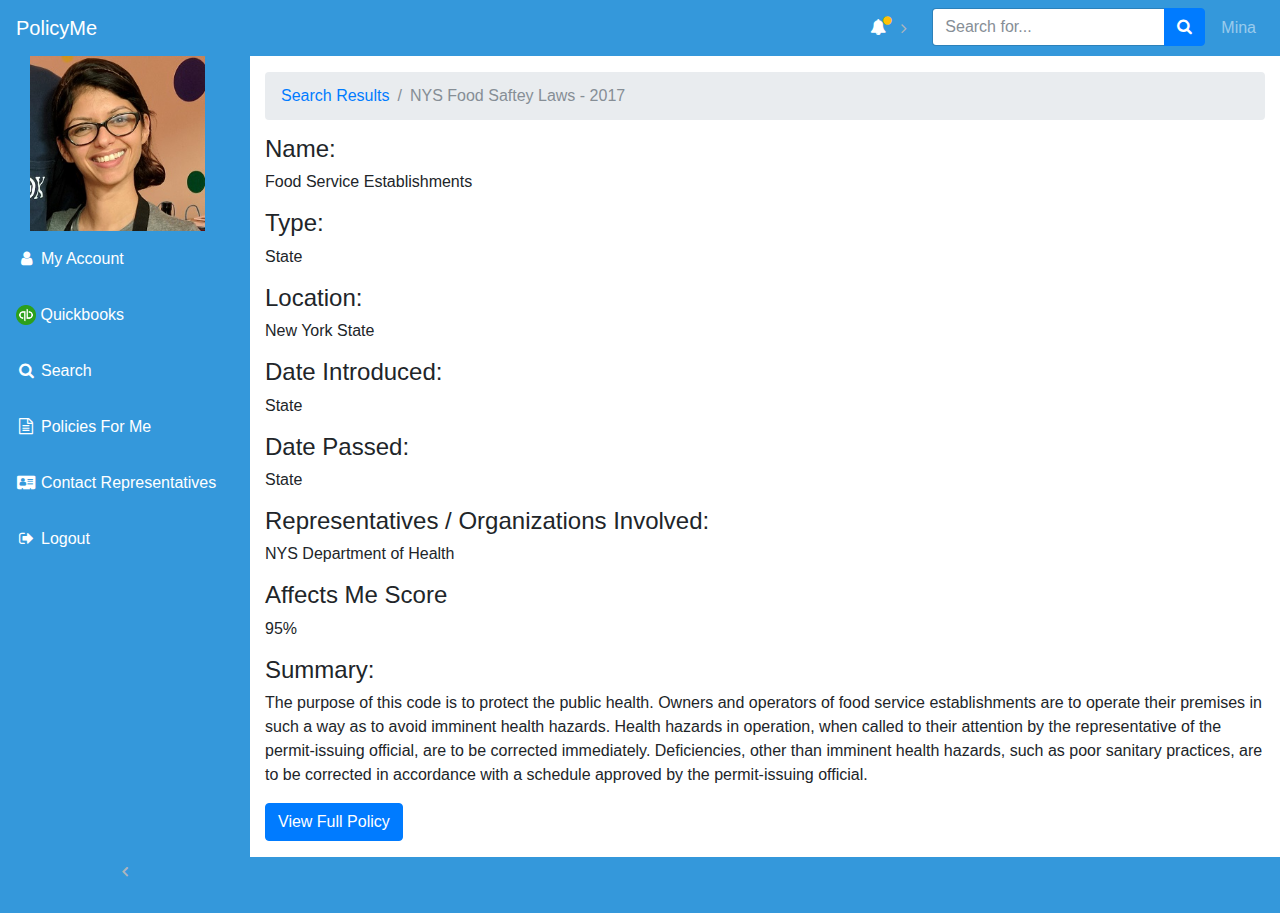
<file: docs/policy.html>
<!DOCTYPE html>
<html lang="en">

<head>
  <meta charset="utf-8">
  <meta http-equiv="X-UA-Compatible" content="IE=edge">
  <meta name="viewport" content="width=device-width, initial-scale=1, shrink-to-fit=no">
  <meta name="description" content="">
  <meta name="author" content="">
  <title>PolicyMe</title>
  <!-- Bootstrap core CSS-->
  <link href="vendor/bootstrap/css/bootstrap.min.css" rel="stylesheet">
  <!-- Custom fonts for this template-->
  <link href="vendor/font-awesome/css/font-awesome.min.css" rel="stylesheet" type="text/css">
  <!-- Custom styles for this template-->
  <link href="css/sb-admin.css" rel="stylesheet">
</head>

<body class="fixed-nav sticky-footer bg-blue" id="page-top">
  <!-- Navigation-->
  <nav class="navbar navbar-expand-lg navbar-dark bg-blue fixed-top" id="mainNav">
    <a class="navbar-brand" href="index.html">PolicyMe</a>
    <button class="navbar-toggler navbar-toggler-right" type="button" data-toggle="collapse" data-target="#navbarResponsive" aria-controls="navbarResponsive" aria-expanded="false" aria-label="Toggle navigation">
      <span class="navbar-toggler-icon"></span>
    </button>
    <div class="collapse navbar-collapse" id="navbarResponsive">
      <ul class="navbar-nav navbar-sidenav" id="exampleAccordion">
        <li>
          <img src="images/mina.jpg" alt="Mina" height="175" width="175" style="margin-left: 30px;">
        </li>
        <li class="nav-item" data-toggle="tooltip" data-placement="right" title="Dashboard">
          <a class="nav-link" href="index.html">
            <i class="fa fa-fw fa-user"></i>
            <span class="nav-link-text">My Account</span>
          </a>
        </li>
        <li class="nav-item" data-toggle="tooltip" data-placement="right" title="Tables">
          <a class="nav-link" href="tables.html">
            <img src="images/quickbooks.png" alt="Quickbooks" height="20" width="20" style="margin-bottom: 1px">
            <span class="nav-link-text">Quickbooks</span>
          </a>
        </li>
        <li class="nav-item" data-toggle="tooltip" data-placement="right" title="Charts">
          <a class="nav-link" href="charts.html">
            <i class="fa fa-fw fa-search"></i>
            <span class="nav-link-text">Search</span>
          </a>
        </li>
        <li class="nav-item" data-toggle="tooltip" data-placement="right" title="Tables">
          <a class="nav-link" href="tables.html">
            <i class="fa fa-fw fa-file-text-o"></i>
            <span class="nav-link-text">Policies For Me</span>
          </a>
        </li>
        <li class="nav-item" data-toggle="tooltip" data-placement="right" title="Tables">
          <a class="nav-link" href="tables.html">
            <i class="fa fa-fw fa-address-card"></i>
            <span class="nav-link-text">Contact Representatives</span>
          </a>
        </li>
        <li class="nav-item" data-toggle="tooltip" data-placement="right" title="Tables">
          <a class="nav-link" href="tables.html">
            <i class="fa fa-fw fa-sign-out"></i>
            <span class="nav-link-text">Logout</span>
          </a>
        </li>
      </ul>
      <ul class="navbar-nav sidenav-toggler">
        <li class="nav-item">
          <a class="nav-link text-center" id="sidenavToggler">
            <i class="fa fa-fw fa-angle-left"></i>
          </a>
        </li>
      </ul>
      <ul class="navbar-nav ml-auto">
        
        <li class="nav-item dropdown">
          <a class="nav-link dropdown-toggle mr-lg-2" id="alertsDropdown" href="#" data-toggle="dropdown" aria-haspopup="true" aria-expanded="false">
            <i class="fa fa-fw fa-bell"></i>
            <span class="d-lg-none">Alerts
              <span class="badge badge-pill badge-warning">1 New</span>
            </span>
            <span class="indicator text-warning d-none d-lg-block">
              <i class="fa fa-fw fa-circle"></i>
            </span>
          </a>
          <div class="dropdown-menu" aria-labelledby="alertsDropdown">
            <h6 class="dropdown-header">New Alerts:</h6>
            <div class="dropdown-divider"></div>
            <a class="dropdown-item" href="#">
              <span class="text-success">
                <strong>
                  <i class="fa fa-long-arrow-up fa-fw"></i>1 Policy Recently Updated</strong>
              </span>
              <span class="small float-right text-muted">11:21 AM</span>
              <div class="dropdown-message small">Part 14, Subpart 14-1 Food Service establishments was recently updated</div>
            </a>
            
            <div class="dropdown-divider"></div>
            <a class="dropdown-item small" href="#">View all alerts</a>
          </div>
        </li>
        <li class="nav-item">
          <form class="form-inline my-2 my-lg-0 mr-lg-2">
            <div class="input-group">
              <input class="form-control" type="text" placeholder="Search for...">
              <span class="input-group-btn">
                <button class="btn btn-primary" type="button" data-toggle="modal" data-target="#myModal">
                  <i class="fa fa-search"></i>
                </button>
              </span>
            </div>
          </form>
        </li>
        <li class="nav-item">
          <a class="nav-link" data-toggle="modal" data-target="#exampleModal">
            Mina</a>
        </li>
      </ul>
    </div>
  </nav>
  <div class="content-wrapper">
    <div class="container-fluid">
      <!-- Breadcrumbs-->
      <ol class="breadcrumb">
        <li class="breadcrumb-item">
          <a href="SearchResultsPage.html">Search Results</a>
        </li>
        <li class="breadcrumb-item active">NYS Food Saftey Laws - 2017</li>
      </ol>
      <div class="row">
        <div class="col-12">
          <h4>Name:</h4><p>Food Service Establishments</p> 
          <h4>Type:</h4><p>State</p>
          <h4>Location:</h4><p>New York State</p>
          <h4>Date Introduced:</h4><p>State</p>
          <h4>Date Passed:</h4><p>State</p>
          <h4>Representatives / Organizations Involved:</h4><p>NYS Department of Health</p>
          <h4>Affects Me Score</h4><p>95%</p>
          <h4>Summary:</h4>
          <p>
              The purpose of this code is to protect the public health. Owners and operators of food service establishments are to operate their premises in such a way as to avoid imminent health hazards. Health hazards in operation, when called to their attention by the representative of the permit-issuing official, are to be corrected immediately. Deficiencies, other than imminent health hazards, such as poor sanitary practices, are to be corrected in accordance with a schedule approved by the permit-issuing official.
          </p>
          <a class="btn btn-primary" href="https://www.health.ny.gov/regulations/nycrr/title_10/part_14/subpart_14-1.htm#purpose" id="viewPolicy">View Full Policy</a>
          <p></p>
        </div>
      </div>
    </div>

    <!-- Scroll to Top Button-->
    <a class="scroll-to-top rounded" href="#page-top">
      <i class="fa fa-angle-up"></i>
    </a>
    <!-- Logout Modal-->
    <div class="modal fade" id="exampleModal" tabindex="-1" role="dialog" aria-labelledby="exampleModalLabel" aria-hidden="true">
      <div class="modal-dialog" role="document">
        <div class="modal-content">
          <div class="modal-header">
            <h5 class="modal-title" id="exampleModalLabel">Ready to Leave?</h5>
            <button class="close" type="button" data-dismiss="modal" aria-label="Close">
              <span aria-hidden="true">×</span>
            </button>
          </div>
          <div class="modal-body">Select "Logout" below if you are ready to end your current session.</div>
          <div class="modal-footer">
            <button class="btn btn-secondary" type="button" data-dismiss="modal">Cancel</button>
            <a class="btn btn-primary" href="login.html">Jessica</a>
          </div>
        </div>
      </div>
    </div>
    <div id="myModal" class="modal fade" role="dialog">
      <div class="modal-dialog">

    <!-- Modal content-->
    <div class="modal-content">
      <div class="modal-header">
        <button type="button" class="close" data-dismiss="modal">&times;</button>
        <h4 class="modal-title">Search Warning</h4>
      </div>
      <div class="modal-body">
        <p>For prototyping purposes, we have chosen to only show search results for "Food"</p>
      </div>
      <div class="modal-footer">
        <a type="button" href="SearchResultsPage.html" class="btn btn-default">Okay</a>
        <a type="button" class="btn btn-default" data-dismiss="modal">Close</a>
      </div>
    </div>

  </div>
    <!-- Bootstrap core JavaScript-->
    <script src="vendor/jquery/jquery.min.js"></script>
    <script src="vendor/popper/popper.min.js"></script>
    <script src="vendor/bootstrap/js/bootstrap.min.js"></script>
    <!-- Core plugin JavaScript-->
    <script src="vendor/jquery-easing/jquery.easing.min.js"></script>
    <!-- Custom scripts for all pages-->
    <script src="js/sb-admin.min.js"></script>
  </div>
</body>

</html>
</file>
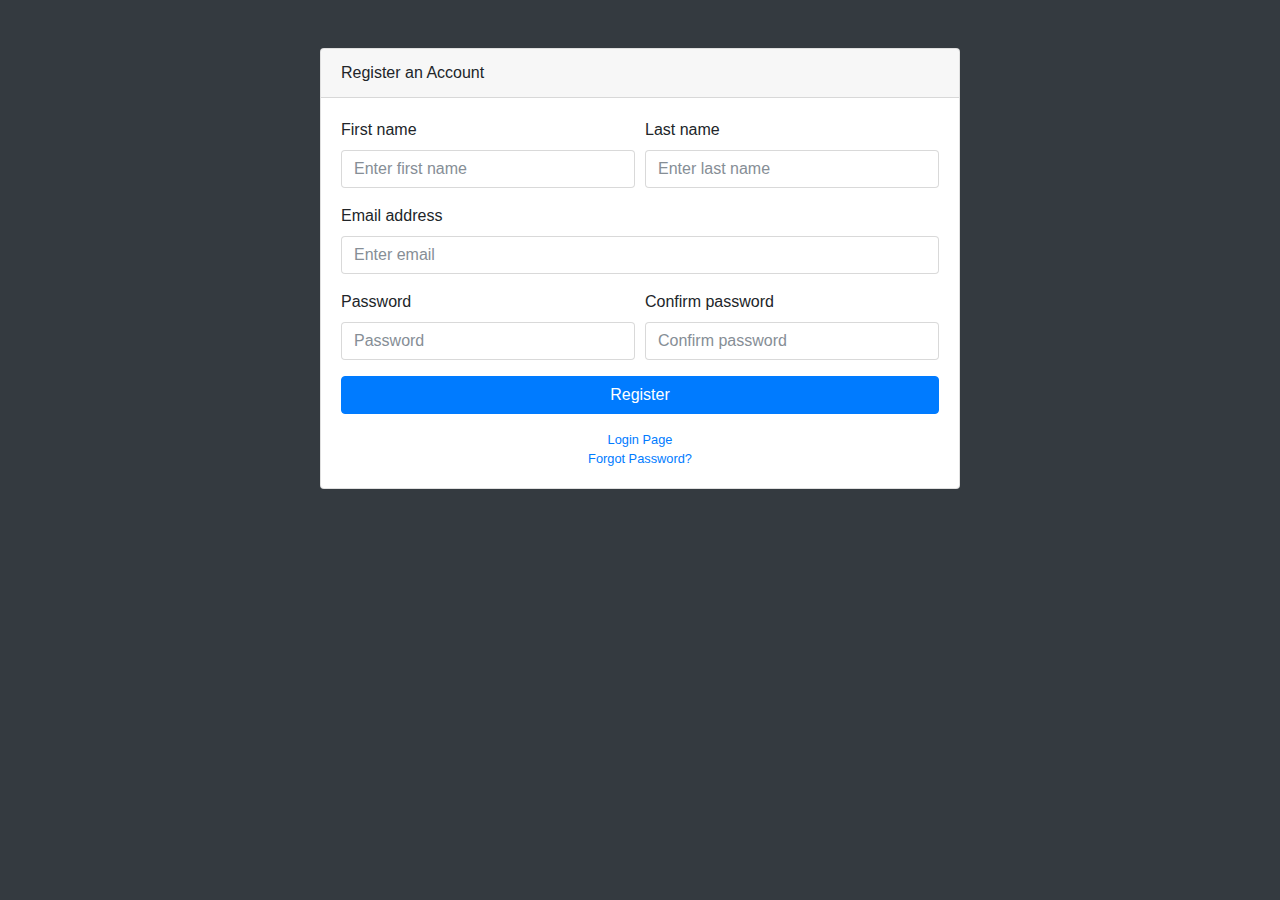
<file: docs/register.html>
<!DOCTYPE html>
<html lang="en">

<head>
  <meta charset="utf-8">
  <meta http-equiv="X-UA-Compatible" content="IE=edge">
  <meta name="viewport" content="width=device-width, initial-scale=1, shrink-to-fit=no">
  <meta name="description" content="">
  <meta name="author" content="">
  <title>SB Admin - Start Bootstrap Template</title>
  <!-- Bootstrap core CSS-->
  <link href="vendor/bootstrap/css/bootstrap.min.css" rel="stylesheet">
  <!-- Custom fonts for this template-->
  <link href="vendor/font-awesome/css/font-awesome.min.css" rel="stylesheet" type="text/css">
  <!-- Custom styles for this template-->
  <link href="css/sb-admin.css" rel="stylesheet">
</head>

<body class="bg-dark">
  <div class="container">
    <div class="card card-register mx-auto mt-5">
      <div class="card-header">Register an Account</div>
      <div class="card-body">
        <form>
          <div class="form-group">
            <div class="form-row">
              <div class="col-md-6">
                <label for="exampleInputName">First name</label>
                <input class="form-control" id="exampleInputName" type="text" aria-describedby="nameHelp" placeholder="Enter first name">
              </div>
              <div class="col-md-6">
                <label for="exampleInputLastName">Last name</label>
                <input class="form-control" id="exampleInputLastName" type="text" aria-describedby="nameHelp" placeholder="Enter last name">
              </div>
            </div>
          </div>
          <div class="form-group">
            <label for="exampleInputEmail1">Email address</label>
            <input class="form-control" id="exampleInputEmail1" type="email" aria-describedby="emailHelp" placeholder="Enter email">
          </div>
          <div class="form-group">
            <div class="form-row">
              <div class="col-md-6">
                <label for="exampleInputPassword1">Password</label>
                <input class="form-control" id="exampleInputPassword1" type="password" placeholder="Password">
              </div>
              <div class="col-md-6">
                <label for="exampleConfirmPassword">Confirm password</label>
                <input class="form-control" id="exampleConfirmPassword" type="password" placeholder="Confirm password">
              </div>
            </div>
          </div>
          <a class="btn btn-primary btn-block" href="login.html">Register</a>
        </form>
        <div class="text-center">
          <a class="d-block small mt-3" href="login.html">Login Page</a>
          <a class="d-block small" href="forgot-password.html">Forgot Password?</a>
        </div>
      </div>
    </div>
  </div>
  <!-- Bootstrap core JavaScript-->
  <script src="vendor/jquery/jquery.min.js"></script>
  <script src="vendor/popper/popper.min.js"></script>
  <script src="vendor/bootstrap/js/bootstrap.min.js"></script>
  <!-- Core plugin JavaScript-->
  <script src="vendor/jquery-easing/jquery.easing.min.js"></script>
</body>

</html>
</file>
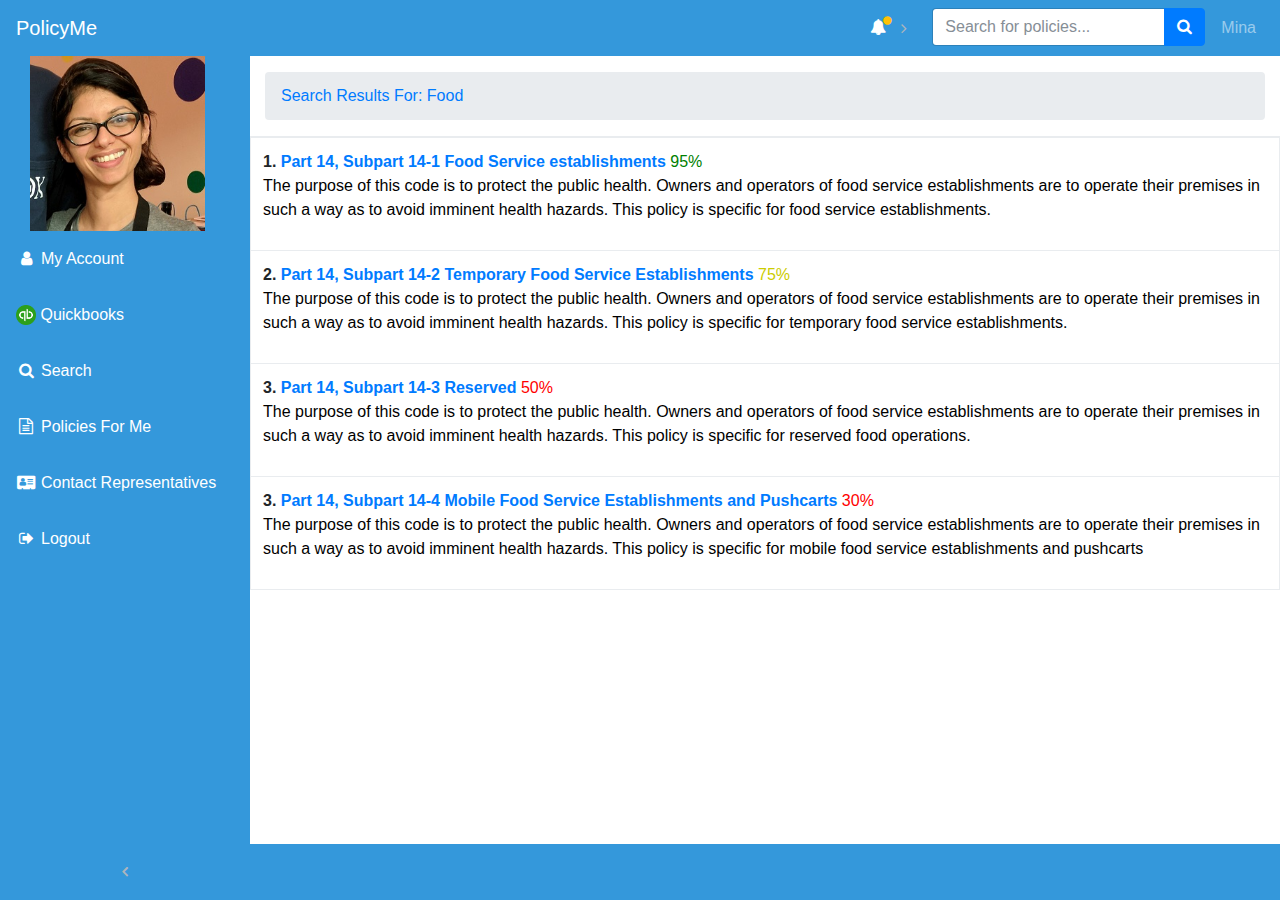
<file: docs/SearchResultsPage.html>
<!DOCTYPE html>
<html lang="en">

<head>
  <meta charset="utf-8">
  <meta http-equiv="X-UA-Compatible" content="IE=edge">
  <meta name="viewport" content="width=device-width, initial-scale=1, shrink-to-fit=no">
  <meta name="description" content="">
  <meta name="author" content="">
  <title>PolicyMe</title>
  <!-- Bootstrap core CSS-->
  <link href="vendor/bootstrap/css/bootstrap.min.css" rel="stylesheet">
  <!-- Custom fonts for this template-->
  <link href="vendor/font-awesome/css/font-awesome.min.css" rel="stylesheet" type="text/css">
  <!-- Page level plugin CSS-->
  <link href="vendor/datatables/dataTables.bootstrap4.css" rel="stylesheet">
  <!-- Custom styles for this template-->
  <link href="css/sb-admin.css" rel="stylesheet">
</head>

<body class="fixed-nav sticky-footer bg-blue" id="page-top">
  <!-- Navigation-->
  <nav class="navbar navbar-expand-lg navbar-dark bg-blue fixed-top" id="mainNav">
    <a class="navbar-brand" href="index.html">PolicyMe</a>
    <button class="navbar-toggler navbar-toggler-right" type="button" data-toggle="collapse" data-target="#navbarResponsive" aria-controls="navbarResponsive" aria-expanded="false" aria-label="Toggle navigation">
      <span class="navbar-toggler-icon"></span>
    </button>
    <div class="collapse navbar-collapse" id="navbarResponsive">
      <ul class="navbar-nav navbar-sidenav" id="exampleAccordion">
        <li>
          <img src="images/mina.jpg" alt="Mina" height="175" width="175" style="margin-left: 30px;">
        </li>
        <li class="nav-item" data-toggle="tooltip" data-placement="right" title="Dashboard">
          <a class="nav-link" href="index.html">
            <i class="fa fa-fw fa-user"></i>
            <span class="nav-link-text">My Account</span>
          </a>
        </li>
        <li class="nav-item" data-toggle="tooltip" data-placement="right" title="Tables">
          <a class="nav-link" href="tables.html">
            <img src="images/quickbooks.png" alt="Quickbooks" height="20" width="20" style="margin-bottom: 1px">
            <span class="nav-link-text">Quickbooks</span>
          </a>
        </li>
        <li class="nav-item" data-toggle="tooltip" data-placement="right" title="Charts">
          <a class="nav-link" href="charts.html">
            <i class="fa fa-fw fa-search"></i>
            <span class="nav-link-text">Search</span>
          </a>
        </li>
        <li class="nav-item" data-toggle="tooltip" data-placement="right" title="Tables">
          <a class="nav-link" href="tables.html">
            <i class="fa fa-fw fa-file-text-o"></i>
            <span class="nav-link-text">Policies For Me</span>
          </a>
        </li>
        <li class="nav-item" data-toggle="tooltip" data-placement="right" title="Tables">
          <a class="nav-link" href="tables.html">
            <i class="fa fa-fw fa-address-card"></i>
            <span class="nav-link-text">Contact Representatives</span>
          </a>
        </li>
        <li class="nav-item" data-toggle="tooltip" data-placement="right" title="Tables">
          <a class="nav-link" href="tables.html">
            <i class="fa fa-fw fa-sign-out"></i>
            <span class="nav-link-text">Logout</span>
          </a>
        </li>
      </ul>
      <ul class="navbar-nav sidenav-toggler">
        <li class="nav-item">
          <a class="nav-link text-center" id="sidenavToggler">
            <i class="fa fa-fw fa-angle-left"></i>
          </a>
        </li>
      </ul>
      <ul class="navbar-nav ml-auto">
        
        <li class="nav-item dropdown">
          <a class="nav-link dropdown-toggle mr-lg-2" id="alertsDropdown" href="#" data-toggle="dropdown" aria-haspopup="true" aria-expanded="false">
            <i class="fa fa-fw fa-bell"></i>
            <span class="d-lg-none">Alerts
              <span class="badge badge-pill badge-warning">1 New</span>
            </span>
            <span class="indicator text-warning d-none d-lg-block">
              <i class="fa fa-fw fa-circle"></i>
            </span>
          </a>
          <div class="dropdown-menu" aria-labelledby="alertsDropdown">
            <h6 class="dropdown-header">New Alerts:</h6>
            <div class="dropdown-divider"></div>
            <a class="dropdown-item" href="#">
              <span class="text-success">
                <strong>
                  <i class="fa fa-long-arrow-up fa-fw"></i>1 Policy Recently Updated</strong>
              </span>
              <span class="small float-right text-muted">11:21 AM</span>
              <div class="dropdown-message small">Part 14, Subpart 14-1 Food Service establishments was recently updated</div>
            </a>
            
            <div class="dropdown-divider"></div>
            <a class="dropdown-item small" href="#">View all alerts</a>
          </div>
        </li>
        <li class="nav-item">
          <form class="form-inline my-2 my-lg-0 mr-lg-2">
            <div class="input-group">
              <input class="form-control" type="text" placeholder="Search for policies...">
              <span class="input-group-btn">
                <button class="btn btn-primary" type="button" data-toggle="modal" data-target="#myModal">
                  <i class="fa fa-search"></i>
                </button>
              </span>
            </div>
          </form>
        </li>
        <li class="nav-item">
          <a class="nav-link" data-toggle="modal" data-target="#exampleModal">
            Mina</a>
        </li>
      </ul>
    </div>
  </nav>
  <div class="content-wrapper">
    <div class="container-fluid">
      <!-- Breadcrumbs-->
      <ol class="breadcrumb">
        <li class="breadcrumb-item">
          <a href="#">Search Results For: Food</a>
        </li>
      </ol>
      <!-- Area Chart Example-->

      </div>
      <!-- Example DataTables Card-->
          <div class="table-responsive">
            <table class="table table-bordered" id="dataTable" width="100%" cellspacing="0">
              
              <tbody>
                <tr>
                  <td><b>1. <a href="policy.html">Part 14, Subpart 14-1 Food Service establishments</a></b> <span style ="color:#008000 ">95%</span><br><p style="font-weight: normal; color:#000000;">The purpose of this code is to protect the public health. Owners and operators of food service establishments are to operate their premises in such a way as to avoid imminent health hazards. This policy is specific for food service establishments.</p></td>   
                </tr>
                <tr>
                  <td><b>2. <a href="index.html">Part 14, Subpart 14-2 Temporary Food Service Establishments</a></b> <span style ="color:#CCCC00">75%</span><br><p style="font-weight: normal; color:#000000;">The purpose of this code is to protect the public health. Owners and operators of food service establishments are to operate their premises in such a way as to avoid imminent health hazards. This policy is specific for temporary food service establishments.</p></td>      
                </tr>
                <tr>
                  <td><b>3. <a href="index.html">Part 14, Subpart 14-3 Reserved</a></b> <span style ="color:#ff0000">50%</span><br><p style="font-weight: normal; color:#000000;">The purpose of this code is to protect the public health. Owners and operators of food service establishments are to operate their premises in such a way as to avoid imminent health hazards. This policy is specific for reserved food operations.</p></td>     
                </tr>
                <tr>
                  <td><b>3. <a href="index.html">Part 14, Subpart 14-4 Mobile Food Service Establishments and Pushcarts</a></b> <span style ="color:#ff0000">30%</span><br><p style="font-weight: normal; color:#000000;">The purpose of this code is to protect the public health. Owners and operators of food service establishments are to operate their premises in such a way as to avoid imminent health hazards. This policy is specific for mobile food service establishments and pushcarts</p></td> 
                </tr>
              </tbody>
            </table>
      </div>

    <!-- Scroll to Top Button-->
    <a class="scroll-to-top rounded" href="#page-top">
      <i class="fa fa-angle-up"></i>
    </a>
    <div id="myModal" class="modal fade" role="dialog">
      <div class="modal-dialog">
      <!-- Modal content-->
      <div class="modal-content">
        <div class="modal-header">
          <button type="button" class="close" data-dismiss="modal">&times;</button>
          <h4 class="modal-title">Search Warning</h4>
        </div>
        <div class="modal-body">
          <p>For prototyping purposes, we have chosen to only show search results for "Food"</p>
        </div>
        <div class="modal-footer">
          <a type="button" href="SearchResultsPage.html" class="btn btn-default">Okay</a>
          <a type="button" class="btn btn-default" data-dismiss="modal">Close</a>
        </div>
      </div>
    </div>
    <!-- Bootstrap core JavaScript-->
    <script src="vendor/jquery/jquery.min.js"></script>
    <script src="vendor/popper/popper.min.js"></script>
    <script src="vendor/bootstrap/js/bootstrap.min.js"></script>
    <!-- Core plugin JavaScript-->
    <script src="vendor/jquery-easing/jquery.easing.min.js"></script>
    <!-- Page level plugin JavaScript-->
    <script src="vendor/chart.js/Chart.min.js"></script>
    <script src="vendor/datatables/jquery.dataTables.js"></script>
    <script src="vendor/datatables/dataTables.bootstrap4.js"></script>
    <!-- Custom scripts for all pages-->
    <script src="js/sb-admin.min.js"></script>
    <!-- Custom scripts for this page-->
    <script src="js/sb-admin-datatables.min.js"></script>
    <script src="js/sb-admin-charts.min.js"></script>
  </div>
</body>

</html>
</file>
<file: docs/css/sb-admin.css>
/*!
 * Start Bootstrap - SB Admin v4.0.0-beta (https://startbootstrap.com/template-overviews/sb-admin)
 * Copyright 2013-2017 Start Bootstrap
 * Licensed under MIT (https://github.com/BlackrockDigital/startbootstrap-sb-admin/blob/master/LICENSE)
 */
html {
  position: relative;
  min-height: 100%; }

body {
  overflow-x: hidden; }

body.sticky-footer {
  margin-bottom: 56px; }
  body.sticky-footer .content-wrapper {
    min-height: calc(100vh - 56px - 56px); }

body.fixed-nav {
  padding-top: 56px; }

.content-wrapper {
  min-height: calc(100vh - 56px);
  padding-top: 1rem; }

.scroll-to-top {
  position: fixed;
  right: 15px;
  bottom: 3px;
  display: none;
  width: 50px;
  height: 50px;
  text-align: center;
  color: white;
  background: rgba(52, 58, 64, 0.5);
  line-height: 45px; }
  .scroll-to-top:focus, .scroll-to-top:hover {
    color: white; }
  .scroll-to-top:hover {
    background: #3498db; }
  .scroll-to-top i {
    font-weight: 800; }

.smaller {
  font-size: 0.7rem; }

.o-hidden {
  overflow: hidden !important; }

.z-0 {
  z-index: 0; }

.z-1 {
  z-index: 1; }

.bg-blue {
    background-color: #3498db;
  }
#mainNav .navbar-collapse {
  overflow: auto;
  max-height: 75vh; }
  #mainNav .navbar-collapse .navbar-nav .nav-item .nav-link {
    cursor: pointer; }
  #mainNav .navbar-collapse .navbar-sidenav .nav-link-collapse:after {
    float: right;
    content: '\f107';
    font-family: 'FontAwesome'; }
  #mainNav .navbar-collapse .navbar-sidenav .nav-link-collapse.collapsed:after {
    content: '\f105'; }
  #mainNav .navbar-collapse .navbar-sidenav .sidenav-second-level,
  #mainNav .navbar-collapse .navbar-sidenav .sidenav-third-level {
    padding-left: 0; }
    #mainNav .navbar-collapse .navbar-sidenav .sidenav-second-level > li > a,
    #mainNav .navbar-collapse .navbar-sidenav .sidenav-third-level > li > a {
      display: block;
      padding: 0.5em 0; }
      #mainNav .navbar-collapse .navbar-sidenav .sidenav-second-level > li > a:focus, #mainNav .navbar-collapse .navbar-sidenav .sidenav-second-level > li > a:hover,
      #mainNav .navbar-collapse .navbar-sidenav .sidenav-third-level > li > a:focus,
      #mainNav .navbar-collapse .navbar-sidenav .sidenav-third-level > li > a:hover {
        text-decoration: none; }
  #mainNav .navbar-collapse .navbar-sidenav .sidenav-second-level > li > a {
    padding-left: 1em; }
  #mainNav .navbar-collapse .navbar-sidenav .sidenav-third-level > li > a {
    padding-left: 2em; }
  #mainNav .navbar-collapse .sidenav-toggler {
    display: none; }
  #mainNav .navbar-collapse .navbar-nav > .nav-item.dropdown > .nav-link {
    position: relative;
    min-width: 45px; }
    #mainNav .navbar-collapse .navbar-nav > .nav-item.dropdown > .nav-link:after {
      float: right;
      width: auto;
      content: '\f105';
      border: none;
      font-family: 'FontAwesome'; }
    #mainNav .navbar-collapse .navbar-nav > .nav-item.dropdown > .nav-link .indicator {
      position: absolute;
      top: 5px;
      left: 21px;
      font-size: 10px; }
  #mainNav .navbar-collapse .navbar-nav > .nav-item.dropdown.show > .nav-link:after {
    content: '\f107'; }
  #mainNav .navbar-collapse .navbar-nav > .nav-item.dropdown .dropdown-menu > .dropdown-item > .dropdown-message {
    overflow: hidden;
    max-width: none;
    text-overflow: ellipsis; }

@media (min-width: 992px) {
  #mainNav .navbar-brand {
    width: 250px; }
  #mainNav .navbar-collapse {
    overflow: visible;
    max-height: none; }
    #mainNav .navbar-collapse .navbar-sidenav {
      position: absolute;
      top: 0;
      left: 0;
      overflow-x: hidden;
      overflow-y: auto;
      -webkit-flex-direction: column;
      -ms-flex-direction: column;
      flex-direction: column;
      margin-top: 56px; }
      #mainNav .navbar-collapse .navbar-sidenav > .nav-item {
        width: 250px;
        padding: 0; }
        #mainNav .navbar-collapse .navbar-sidenav > .nav-item > .nav-link {
          padding: 1em; }
        #mainNav .navbar-collapse .navbar-sidenav > .nav-item .sidenav-second-level,
        #mainNav .navbar-collapse .navbar-sidenav > .nav-item .sidenav-third-level {
          padding-left: 0;
          list-style: none; }
          #mainNav .navbar-collapse .navbar-sidenav > .nav-item .sidenav-second-level > li,
          #mainNav .navbar-collapse .navbar-sidenav > .nav-item .sidenav-third-level > li {
            width: 250px; }
            #mainNav .navbar-collapse .navbar-sidenav > .nav-item .sidenav-second-level > li > a,
            #mainNav .navbar-collapse .navbar-sidenav > .nav-item .sidenav-third-level > li > a {
              padding: 1em; }
        #mainNav .navbar-collapse .navbar-sidenav > .nav-item .sidenav-second-level > li > a {
          padding-left: 2.75em; }
        #mainNav .navbar-collapse .navbar-sidenav > .nav-item .sidenav-third-level > li > a {
          padding-left: 3.75em; }
    #mainNav .navbar-collapse .navbar-nav > .nav-item.dropdown > .nav-link {
      min-width: 0; 
      color : white;
      }
      #mainNav .navbar-collapse .navbar-nav > .nav-item.dropdown > .nav-link:after {
        width: 24px;
        text-align: center; }
    #mainNav .navbar-collapse .navbar-nav > .nav-item.dropdown .dropdown-menu > .dropdown-item > .dropdown-message {
      max-width: 300px; } }

#mainNav.fixed-top .sidenav-toggler {
  display: none; }

@media (min-width: 992px) {
  #mainNav.fixed-top .navbar-sidenav {
    height: calc(100vh - 112px); }
  #mainNav.fixed-top .sidenav-toggler {
    position: absolute;
    top: 0;
    left: 0;
    display: flex;
    overflow-x: hidden;
    overflow-y: auto;
    -webkit-flex-direction: column;
    -ms-flex-direction: column;
    flex-direction: column;
    margin-top: calc(100vh - 56px); }
    #mainNav.fixed-top .sidenav-toggler > .nav-item {
      width: 250px;
      padding: 0; }
      #mainNav.fixed-top .sidenav-toggler > .nav-item > .nav-link {
        padding: 1em; } }

#mainNav.fixed-top.navbar-dark .sidenav-toggler {
  background-color: #3498db; }
  #mainNav.fixed-top.navbar-dark .sidenav-toggler a i {
    color: #adb5bd; }

#mainNav.fixed-top.navbar-light .sidenav-toggler {
  background-color: #dee2e6; }
  #mainNav.fixed-top.navbar-light .sidenav-toggler a i {
    color: rgba(0, 0, 0, 0.5); }

body.sidenav-toggled #mainNav.fixed-top .sidenav-toggler {
  overflow-x: hidden;
  width: 55px; }
  body.sidenav-toggled #mainNav.fixed-top .sidenav-toggler .nav-item,
  body.sidenav-toggled #mainNav.fixed-top .sidenav-toggler .nav-link {
    width: 55px !important; }

body.sidenav-toggled #mainNav.fixed-top #sidenavToggler i {
  -webkit-transform: scaleX(-1);
  -moz-transform: scaleX(-1);
  -o-transform: scaleX(-1);
  transform: scaleX(-1);
  filter: FlipH;
  -ms-filter: 'FlipH'; }

#mainNav.static-top .sidenav-toggler {
  display: none; }

@media (min-width: 992px) {
  #mainNav.static-top .sidenav-toggler {
    display: flex; } }

body.sidenav-toggled #mainNav.static-top #sidenavToggler i {
  -webkit-transform: scaleX(-1);
  -moz-transform: scaleX(-1);
  -o-transform: scaleX(-1);
  transform: scaleX(-1);
  filter: FlipH;
  -ms-filter: 'FlipH'; }

.content-wrapper {
  overflow-x: hidden;
  background: white; }
  @media (min-width: 992px) {
    .content-wrapper {
      margin-left: 250px; } }

#sidenavToggler i {
  font-weight: 800; }

.navbar-sidenav-tooltip.show {
  display: none; }

@media (min-width: 992px) {
  body.sidenav-toggled .content-wrapper {
    margin-left: 55px; } }

body.sidenav-toggled .navbar-sidenav {
  overflow-x: hidden;
  width: 55px; }
  body.sidenav-toggled .navbar-sidenav .nav-link-text {
    display: none; }
  body.sidenav-toggled .navbar-sidenav .nav-item,
  body.sidenav-toggled .navbar-sidenav .nav-link {
    width: 55px !important; }
    body.sidenav-toggled .navbar-sidenav .nav-item:after,
    body.sidenav-toggled .navbar-sidenav .nav-link:after {
      display: none; }

body.sidenav-toggled .navbar-sidenav-tooltip.show {
  display: flex; }

#mainNav.navbar-dark .navbar-collapse .navbar-sidenav .nav-link-collapse:after {
  color: #868e96; }

#mainNav.navbar-dark .navbar-collapse .navbar-sidenav > .nav-item > .nav-link {
  color: white; }
  #mainNav.navbar-dark .navbar-collapse .navbar-sidenav > .nav-item > .nav-link:hover {
    color: #adb5bd; }

#mainNav.navbar-dark .navbar-collapse .navbar-sidenav > .nav-item .sidenav-second-level > li > a,
#mainNav.navbar-dark .navbar-collapse .navbar-sidenav > .nav-item .sidenav-third-level > li > a {
  color: #868e96; }
  #mainNav.navbar-dark .navbar-collapse .navbar-sidenav > .nav-item .sidenav-second-level > li > a:focus, #mainNav.navbar-dark .navbar-collapse .navbar-sidenav > .nav-item .sidenav-second-level > li > a:hover,
  #mainNav.navbar-dark .navbar-collapse .navbar-sidenav > .nav-item .sidenav-third-level > li > a:focus,
  #mainNav.navbar-dark .navbar-collapse .navbar-sidenav > .nav-item .sidenav-third-level > li > a:hover {
    color: #adb5bd; }

#mainNav.navbar-dark .navbar-collapse .navbar-nav > .nav-item.dropdown > .nav-link:after {
  color: #adb5bd; }

@media (min-width: 992px) {
  #mainNav.navbar-dark .navbar-collapse .navbar-sidenav {
    background: #3498db; }
    #mainNav.navbar-dark .navbar-collapse .navbar-sidenav li.active a {
      color: white !important;
      background-color: #495057; }
      #mainNav.navbar-dark .navbar-collapse .navbar-sidenav li.active a:focus, #mainNav.navbar-dark .navbar-collapse .navbar-sidenav li.active a:hover {
        color: white; }
    #mainNav.navbar-dark .navbar-collapse .navbar-sidenav > .nav-item .sidenav-second-level,
    #mainNav.navbar-dark .navbar-collapse .navbar-sidenav > .nav-item .sidenav-third-level {
      background: #3498db; } }

#mainNav.navbar-light .navbar-collapse .navbar-sidenav .nav-link-collapse:after {
  color: rgba(0, 0, 0, 0.5); }

#mainNav.navbar-light .navbar-collapse .navbar-sidenav > .nav-item > .nav-link {
  color: rgba(0, 0, 0, 0.5); }
  #mainNav.navbar-light .navbar-collapse .navbar-sidenav > .nav-item > .nav-link:hover {
    color: rgba(0, 0, 0, 0.7); }

#mainNav.navbar-light .navbar-collapse .navbar-sidenav > .nav-item .sidenav-second-level > li > a,
#mainNav.navbar-light .navbar-collapse .navbar-sidenav > .nav-item .sidenav-third-level > li > a {
  color: rgba(0, 0, 0, 0.5); }
  #mainNav.navbar-light .navbar-collapse .navbar-sidenav > .nav-item .sidenav-second-level > li > a:focus, #mainNav.navbar-light .navbar-collapse .navbar-sidenav > .nav-item .sidenav-second-level > li > a:hover,
  #mainNav.navbar-light .navbar-collapse .navbar-sidenav > .nav-item .sidenav-third-level > li > a:focus,
  #mainNav.navbar-light .navbar-collapse .navbar-sidenav > .nav-item .sidenav-third-level > li > a:hover {
    color: rgba(0, 0, 0, 0.7); }

#mainNav.navbar-light .navbar-collapse .navbar-nav > .nav-item.dropdown > .nav-link:after {
  color: rgba(0, 0, 0, 0.5); }

@media (min-width: 992px) {
  #mainNav.navbar-light .navbar-collapse .navbar-sidenav {
    background: #f8f9fa; }
    #mainNav.navbar-light .navbar-collapse .navbar-sidenav li.active a {
      color: #000 !important;
      background-color: #e9ecef; }
      #mainNav.navbar-light .navbar-collapse .navbar-sidenav li.active a:focus, #mainNav.navbar-light .navbar-collapse .navbar-sidenav li.active a:hover {
        color: #000; }
    #mainNav.navbar-light .navbar-collapse .navbar-sidenav > .nav-item .sidenav-second-level,
    #mainNav.navbar-light .navbar-collapse .navbar-sidenav > .nav-item .sidenav-third-level {
      background: #f8f9fa; } }

.card-body-icon {
  position: absolute;
  z-index: 0;
  top: -25px;
  right: -25px;
  font-size: 5rem;
  -webkit-transform: rotate(15deg);
  -ms-transform: rotate(15deg);
  transform: rotate(15deg); }

@media (min-width: 576px) {
  .card-columns {
    column-count: 1; } }

@media (min-width: 768px) {
  .card-columns {
    column-count: 2; } }

@media (min-width: 1200px) {
  .card-columns {
    column-count: 2; } }

.card-login {
  max-width: 25rem; }

.card-register {
  max-width: 40rem; }

footer.sticky-footer {
  position: absolute;
  right: 0;
  bottom: 0;
  width: 100%;
  height: 56px;
  background-color: #e9ecef;
  line-height: 55px; }
  @media (min-width: 992px) {
    footer.sticky-footer {
      width: calc(100% - 250px); } }

@media (min-width: 992px) {
  body.sidenav-toggled footer.sticky-footer {
    width: calc(100% - 55px); } }
</file>
